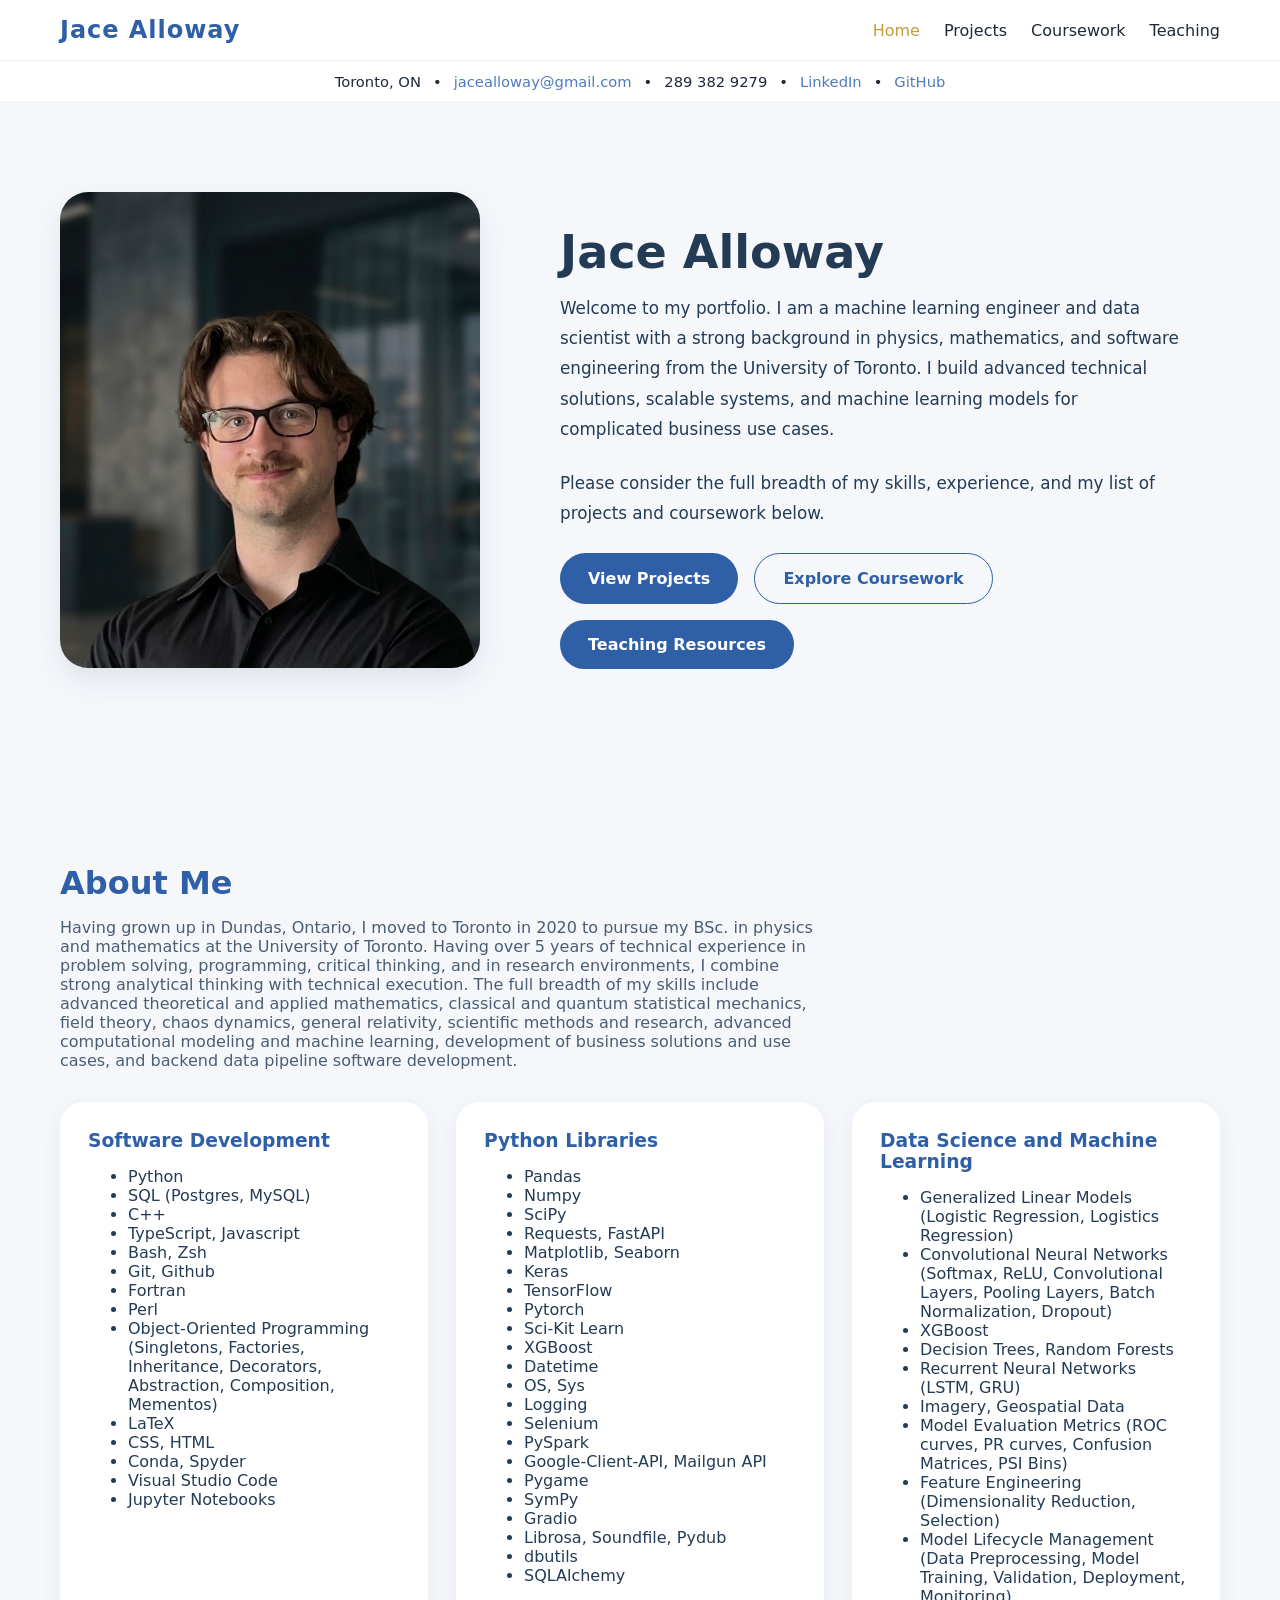
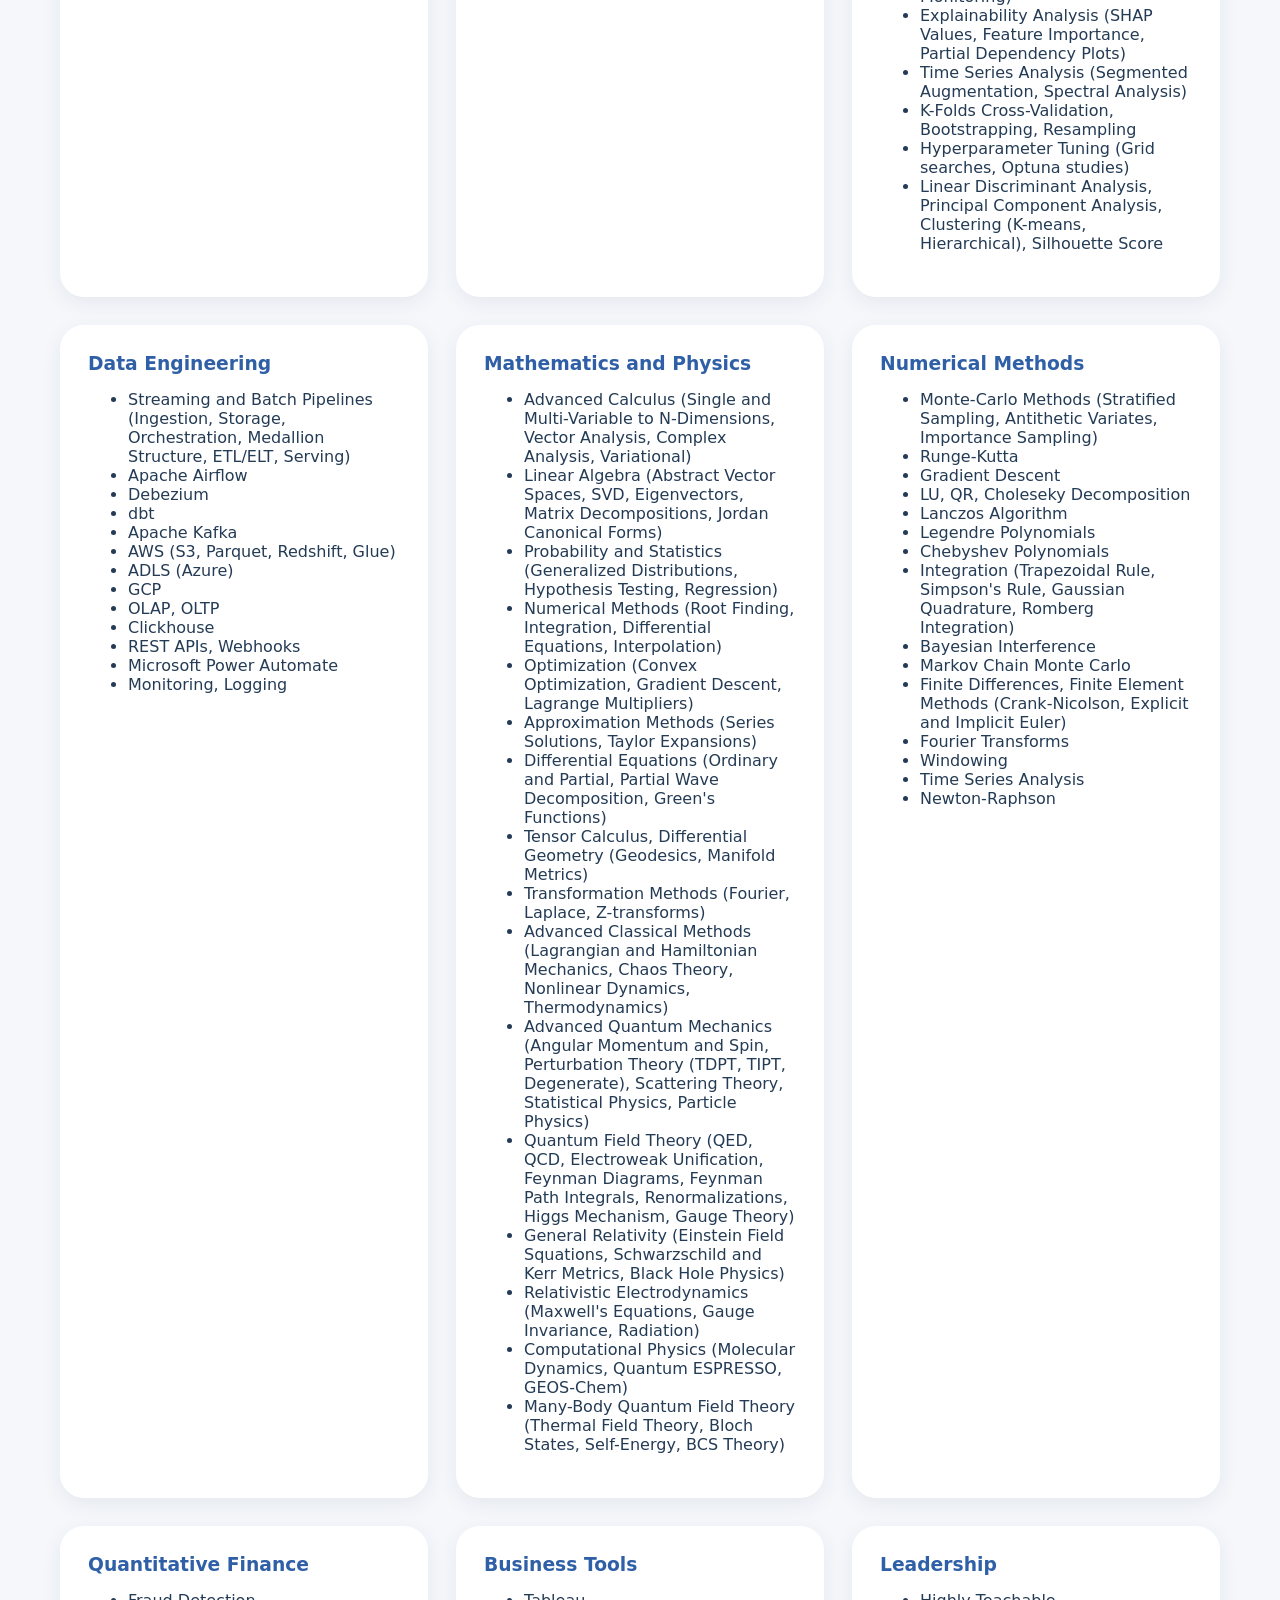
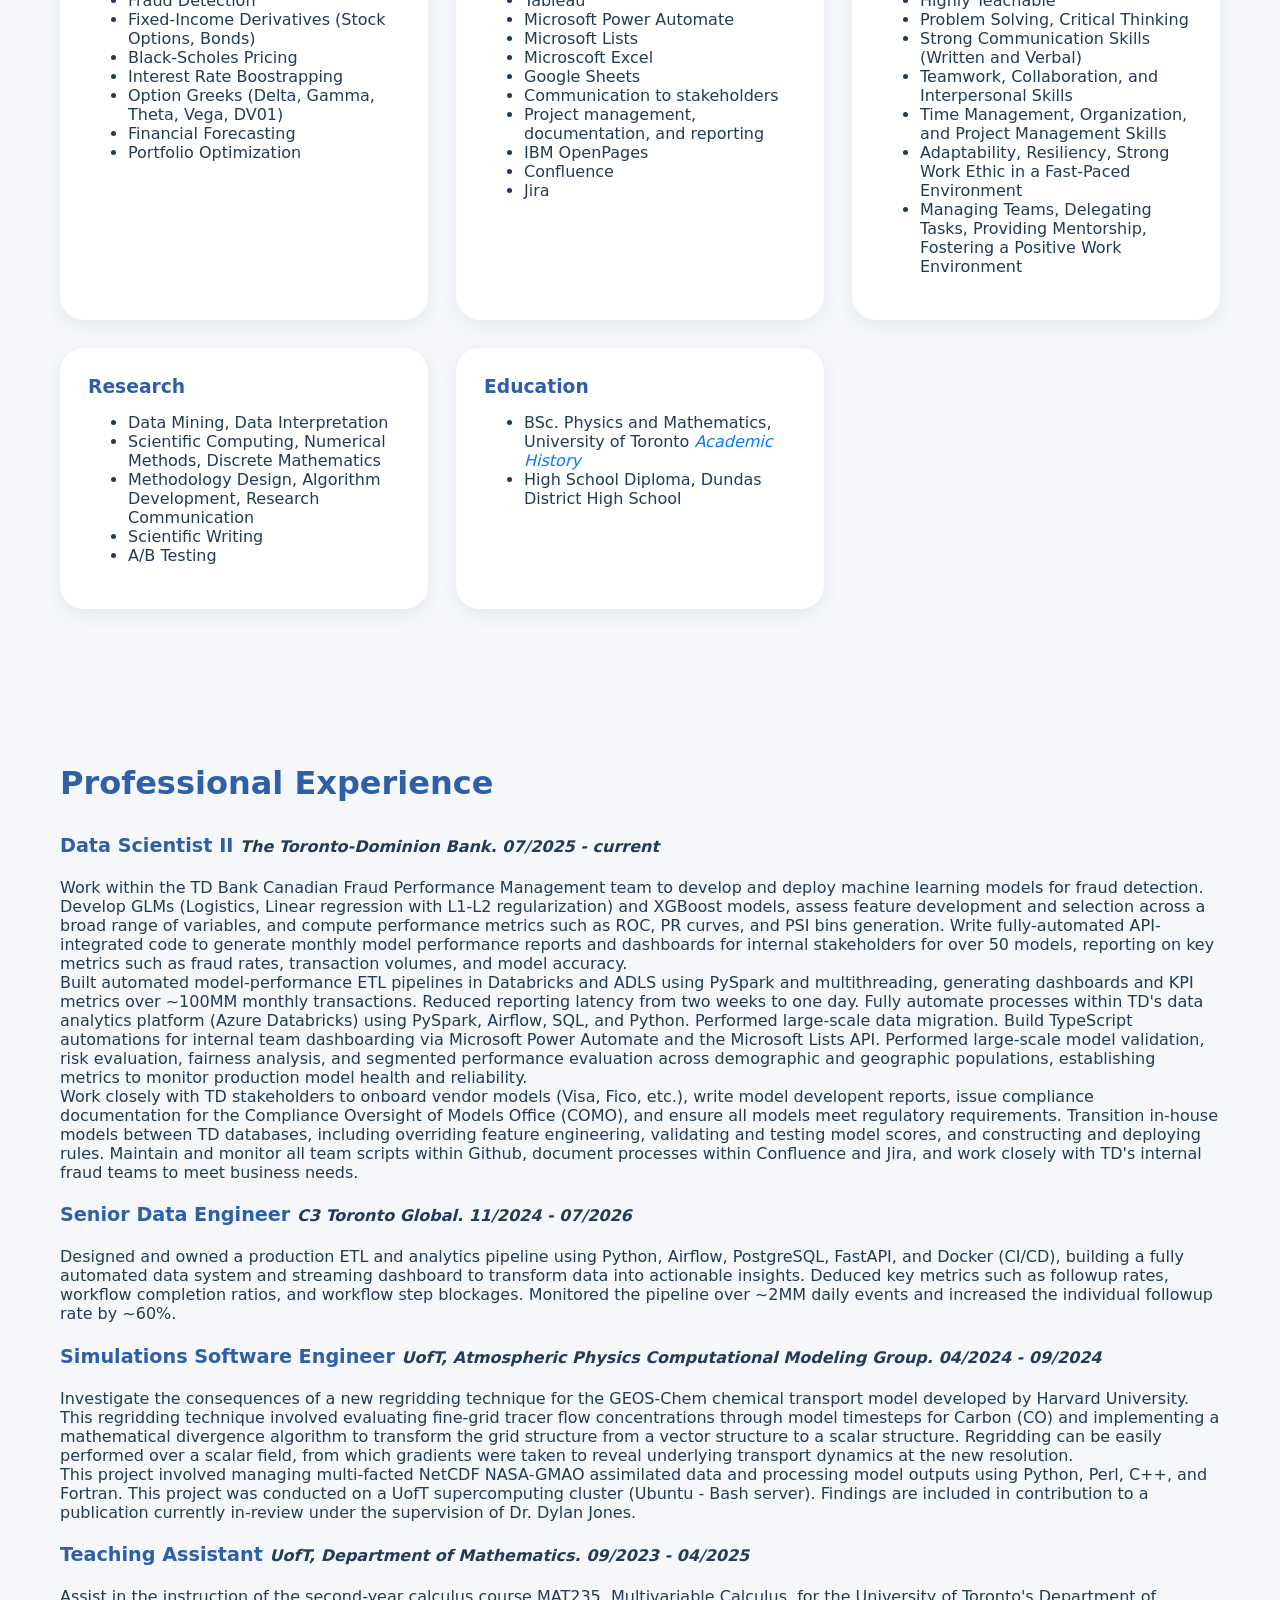
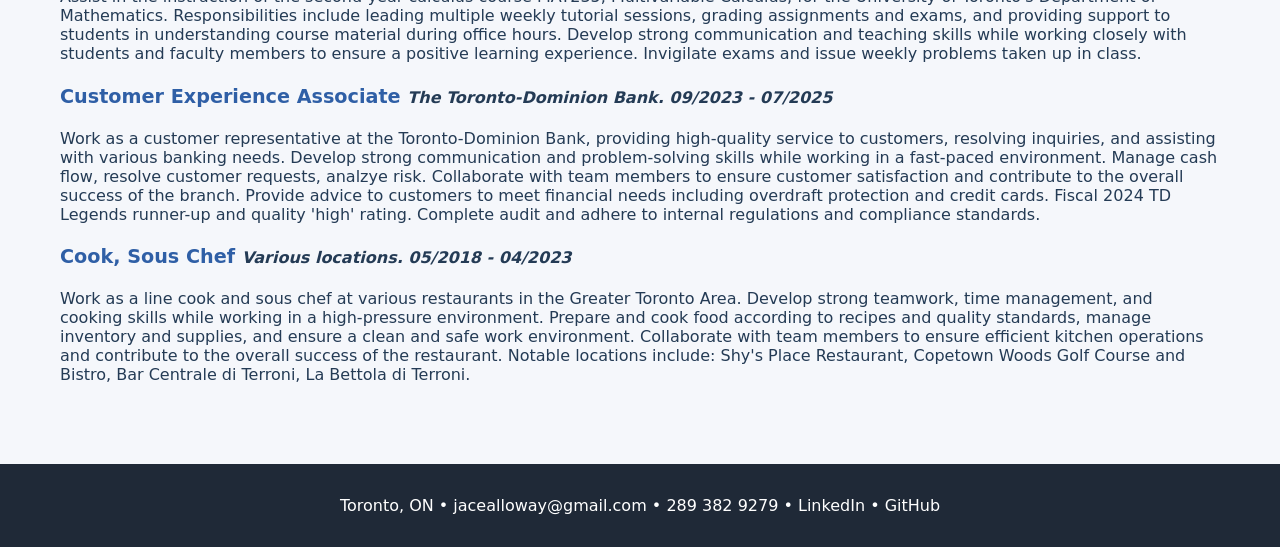
<file: index.html>
<!DOCTYPE html>
<html lang="en">
<head>
    <meta charset="UTF-8">
    <meta name="viewport" content="width=device-width, initial-scale=1.0">
    <title>Jace Alloway | Portfolio</title>
    <link rel="stylesheet" href="assets/styles.css">
</head>
<body>
    <header class="navbar">
        <div class="container nav-inner">
            <div class="nav-logo">Jace Alloway</div>
            <nav>
                <ul class="nav-menu">
                    <li><a href="index.html" class="active">Home</a></li>
                    <li><a href="projects.html">Projects</a></li>
                    <li><a href="coursework.html">Coursework</a></li>
                    <li><a href="teaching.html">Teaching</a></li>
                </ul>
            </nav>
        </div>
    </header>

    <div class="contact-bar">
        <div class="container contact-inner">
            <span>Toronto, ON</span>
            <span>•</span>
            <a href="mailto:jacealloway@gmail.com">jacealloway@gmail.com</a>
            <span>•</span>
            <span>289 382 9279</span>
            <span>•</span>
            <a href="https://www.linkedin.com/in/jacealloway/" target="_blank">LinkedIn</a>
            <span>•</span>
            <a href="https://github.com/jacealloway" target="_blank">GitHub</a>
        </div>
    </div>

    <main>
        <section class="section hero">
            <div class="container hero-grid">
                <div class="hero-card fade-div">
                    <img src="images/IMG_1288.jpg" alt="Jace Alloway" class="hero-image">
                </div>
                <div class="hero-copy fade-div">
                    <h1>Jace Alloway</h1>
                    <p> Welcome to my portfolio. I am a machine learning engineer and data scientist with a strong background in physics, mathematics, and software engineering from the University of Toronto.
                        I build advanced technical solutions, scalable systems, and machine learning models for complicated business use cases. </p>
                    <p> Please consider the full breadth of my skills, experience, and my list of projects and coursework below.</p>
                    <div class="hero-actions">
                        <a class="button-primary" href="projects.html">View Projects</a>
                        <a class="button-secondary" href="coursework.html">Explore Coursework</a>
                        <a class="button-primary" href="teaching.html">Teaching Resources</a>
                    </div>
                </div>
            </div>
        </section>

        <section class="section">
            <div class="container">
                <h2 class="section-title">About Me</h2>
                <p class="section-description">Having grown up in Dundas, Ontario, I moved to Toronto in 2020 to pursue my BSc. in physics and mathematics at the University of Toronto. Having over 5 years of technical experience in problem solving, programming, critical thinking, and in research environments, I combine strong analytical thinking with technical execution. 
                    The full breadth of my skills include advanced theoretical and applied mathematics, classical and quantum statistical mechanics, field theory, chaos dynamics, general relativity, scientific methods and research, advanced computational modeling and machine learning, development of business solutions and use cases, and backend data pipeline software development.</p>
                <div class="card-grid fade-div">
                    <div class="feature-card">
                        <h3>Software Development</h3>
                        <ul>
                            <li> Python
                            <li> SQL (Postgres, MySQL) 
                            <li> C++
                            <li> TypeScript, Javascript 
                            <li> Bash, Zsh 
                            <li> Git, Github 
                            <li> Fortran
                            <li> Perl 
                            <li> Object-Oriented Programming (Singletons, Factories, Inheritance, Decorators, Abstraction, Composition, Mementos)
                            <li> LaTeX 
                            <li> CSS, HTML 
                            <li> Conda, Spyder 
                            <li> Visual Studio Code 
                            <li> Jupyter Notebooks 
                        </ul>
                    </div>
                    <div class="feature-card">
                        <h3>Python Libraries</h3>
                        <ul>
                            <li> Pandas
                            <li> Numpy
                            <li> SciPy
                            <li> Requests, FastAPI 
                            <li> Matplotlib, Seaborn
                            <li> Keras
                            <li> TensorFlow
                            <li> Pytorch
                            <li> Sci-Kit Learn
                            <li> XGBoost 
                            <li> Datetime
                            <li> OS, Sys 
                            <li> Logging 
                            <li> Selenium 
                            <li> PySpark
                            <li> Google-Client-API, Mailgun API 
                            <li> Pygame 
                            <li> SymPy 
                            <li> Gradio
                            <li> Librosa, Soundfile, Pydub
                            <li> dbutils
                            <li> SQLAlchemy
                        </ul>
                    </div>
                    <div class="feature-card">
                        <h3>Data Science and Machine Learning</h3>
                        <ul>
                            <li> Generalized Linear Models (Logistic Regression, Logistics Regression)
                            <li> Convolutional Neural Networks (Softmax, ReLU, Convolutional Layers, Pooling Layers, Batch Normalization, Dropout)
                            <li> XGBoost
                            <li> Decision Trees, Random Forests
                            <li> Recurrent Neural Networks (LSTM, GRU)
                            <li> Imagery, Geospatial Data
                            <li> Model Evaluation Metrics (ROC curves, PR curves, Confusion Matrices, PSI Bins)
                            <li> Feature Engineering (Dimensionality Reduction, Selection)
                            <li> Model Lifecycle Management (Data Preprocessing, Model Training, Validation, Deployment, Monitoring)
                            <li> Explainability Analysis (SHAP Values, Feature Importance, Partial Dependency Plots)
                            <li> Time Series Analysis (Segmented Augmentation, Spectral Analysis)
                            <li> K-Folds Cross-Validation, Bootstrapping, Resampling
                            <li> Hyperparameter Tuning (Grid searches, Optuna studies)
                            <li> Linear Discriminant Analysis, Principal Component Analysis, Clustering (K-means, Hierarchical), Silhouette Score
                        </ul>
                    </div>
                    <div class="feature-card">
                        <h3>Data Engineering</h3>
                        <ul>
                            <li> Streaming and Batch Pipelines (Ingestion, Storage, Orchestration, Medallion Structure, ETL/ELT, Serving)
                            <li> Apache Airflow
                            <li> Debezium 
                            <li> dbt
                            <li> Apache Kafka
                            <li> AWS (S3, Parquet, Redshift, Glue)
                            <li> ADLS (Azure)
                            <li> GCP
                            <li> OLAP, OLTP
                            <li> Clickhouse
                            <li> REST APIs, Webhooks
                            <li> Microsoft Power Automate
                            <li> Monitoring, Logging
                        </ul>
                    </div>
                    <div class="feature-card">
                        <h3>Mathematics and Physics</h3>
                        <ul>
                            <li> Advanced Calculus (Single and Multi-Variable to N-Dimensions, Vector Analysis, Complex Analysis, Variational)
                            <li> Linear Algebra (Abstract Vector Spaces, SVD, Eigenvectors, Matrix Decompositions, Jordan Canonical Forms)
                            <li> Probability and Statistics (Generalized Distributions, Hypothesis Testing, Regression)
                            <li> Numerical Methods (Root Finding, Integration, Differential Equations, Interpolation)
                            <li> Optimization (Convex Optimization, Gradient Descent, Lagrange Multipliers)
                            <li> Approximation Methods (Series Solutions, Taylor Expansions)
                            <li> Differential Equations (Ordinary and Partial, Partial Wave Decomposition, Green's Functions)
                            <li> Tensor Calculus, Differential Geometry (Geodesics, Manifold Metrics)
                            <li> Transformation Methods (Fourier, Laplace, Z-transforms)
                            <li> Advanced Classical Methods (Lagrangian and Hamiltonian Mechanics, Chaos Theory, Nonlinear Dynamics, Thermodynamics)
                            <li> Advanced Quantum Mechanics (Angular Momentum and Spin, Perturbation Theory (TDPT, TIPT, Degenerate), Scattering Theory, Statistical Physics, Particle Physics)
                            <li> Quantum Field Theory (QED, QCD, Electroweak Unification, Feynman Diagrams, Feynman Path Integrals, Renormalizations, Higgs Mechanism, Gauge Theory)
                            <li> General Relativity (Einstein Field Squations, Schwarzschild and Kerr Metrics, Black Hole Physics)
                            <li> Relativistic Electrodynamics (Maxwell's Equations, Gauge Invariance, Radiation)
                            <li> Computational Physics (Molecular Dynamics, Quantum ESPRESSO, GEOS-Chem)
                            <li> Many-Body Quantum Field Theory (Thermal Field Theory, Bloch States, Self-Energy, BCS Theory)
                        </ul>
                    </div>
                    <div class="feature-card">
                        <h3>Numerical Methods</h3>
                        <ul>
                            <li> Monte-Carlo Methods (Stratified Sampling, Antithetic Variates, Importance Sampling)
                            <li> Runge-Kutta
                            <li> Gradient Descent
                            <li> LU, QR, Choleseky Decomposition
                            <li> Lanczos Algorithm
                            <li> Legendre Polynomials 
                            <li> Chebyshev Polynomials 
                            <li> Integration (Trapezoidal Rule, Simpson's Rule, Gaussian Quadrature, Romberg Integration)
                            <li> Bayesian Interference
                            <li> Markov Chain Monte Carlo
                            <li> Finite Differences, Finite Element Methods (Crank-Nicolson, Explicit and Implicit Euler)
                            <li> Fourier Transforms
                            <li> Windowing
                            <li> Time Series Analysis
                            <li> Newton-Raphson
                        </ul>
                    </div>
                    <div class="feature-card">
                        <h3>Quantitative Finance</h3>
                        <ul>
                            <li> Fraud Detection
                            <li> Fixed-Income Derivatives (Stock Options, Bonds)
                            <li> Black-Scholes Pricing
                            <li> Interest Rate Boostrapping
                            <li> Option Greeks (Delta, Gamma, Theta, Vega, DV01)
                            <li> Financial Forecasting
                            <li> Portfolio Optimization
                        </ul>
                    </div>
                    <div class="feature-card">
                        <h3>Business Tools</h3>
                        <ul>
                            <li> Tableau
                            <li> Microsoft Power Automate 
                            <li> Microsoft Lists 
                            <li> Microscoft Excel 
                            <li> Google Sheets 
                            <li> Communication to stakeholders 
                            <li> Project management, documentation, and reporting
                            <li> IBM OpenPages
                            <li> Confluence
                            <li> Jira
                        </ul>
                    </div>
                     <div class="feature-card">
                        <h3>Leadership</h3>
                        <ul>
                            <li> Highly Teachable
                            <li> Problem Solving, Critical Thinking 
                            <li> Strong Communication Skills (Written and Verbal)
                            <li> Teamwork, Collaboration, and Interpersonal Skills
                            <li> Time Management, Organization, and Project Management Skills
                            <li> Adaptability, Resiliency, Strong Work Ethic in a Fast-Paced Environment
                            <li> Managing Teams, Delegating Tasks, Providing Mentorship, Fostering a Positive Work Environment
                        </ul>
                    </div>
                                       <div class="feature-card">
                        <h3>Research</h3>
                        <ul>
                            <li> Data Mining, Data Interpretation
                            <li> Scientific Computing, Numerical Methods, Discrete Mathematics
                            <li> Methodology Design, Algorithm Development, Research Communication
                            <li> Scientific Writing
                            <li> A/B Testing
                        </ul>
                    </div>
                     <div class="feature-card">
                        <h3>Education</h3>
                        <ul>
                            <li> BSc. Physics and Mathematics, University of Toronto <a href="coursework/Academic History.pdf" target="_blank" style="color: #007bff;"><i>Academic History</i></a>
                            <li> High School Diploma, Dundas District High School
                        </ul>
                    </div>
                </div>
            </div>
        </section>


        <section class="section">
            <div class="container">
                <h2 class="section-title">Professional Experience</h2>
                <p class="section-description"></p>
                <div class="timeline fade-div">
                    <div class="timeline-item">
                        <h4> <strong style= "color: #2f5fa6; font-size:larger;"> Data Scientist II </strong>  <i> The Toronto-Dominion Bank. 07/2025 - current</i></h4> 
                        <p> Work within the TD Bank Canadian Fraud Performance Management team to develop and deploy machine learning models for fraud detection. 
                            Develop GLMs (Logistics, Linear regression with L1-L2 regularization) and XGBoost models, assess feature development and selection across a broad range of variables, and compute performance metrics such as ROC, PR curves, and PSI bins generation. 
                            Write fully-automated API-integrated code to generate monthly model performance reports and dashboards for internal stakeholders for over 50 models, reporting on key metrics such as fraud rates, transaction volumes, and model accuracy. 
                            <br>
                            Built automated model-performance ETL pipelines in Databricks and ADLS using PySpark and multithreading, generating dashboards and KPI metrics over ~100MM monthly transactions. Reduced reporting latency from two weeks to one day. 
                            Fully automate processes within TD's data analytics platform (Azure Databricks) using PySpark, Airflow, SQL, and Python.
                            Performed large-scale data migration. Build TypeScript automations for internal team dashboarding via Microsoft Power Automate and the Microsoft Lists API. Performed large-scale model validation, risk evaluation, fairness analysis, and segmented performance evaluation across demographic and geographic populations, establishing metrics to monitor production model health and reliability.
                            <br>
                            Work closely with TD stakeholders to onboard vendor models (Visa, Fico, etc.), write model developent reports, issue compliance documentation for the Compliance Oversight of Models Office (COMO), and ensure all models meet regulatory requirements.
                            Transition in-house models between TD databases, including overriding feature engineering, validating and testing model scores, and constructing and deploying rules. 
                            Maintain and monitor all team scripts within Github, document processes within Confluence and Jira, and work closely with TD's internal fraud teams to meet business needs. 
                        </p>
                    </div>
                    <div class="timeline-item">
                        <h4> <strong style= "color: #2f5fa6; font-size:larger;"> Senior Data Engineer </strong>  <i> C3 Toronto Global. 11/2024 - 07/2026</i></h4> 
                        <p> Designed and owned a production ETL and analytics pipeline using Python, Airflow, PostgreSQL, FastAPI, and Docker (CI/CD), building a fully automated data system and streaming dashboard to transform data into actionable insights.
                            Deduced key metrics such as followup rates, workflow completion ratios, and workflow step blockages. Monitored the pipeline over ~2MM daily events and increased the individual followup rate by ~60%.
                        </p>
                    </div>
                    <div class="timeline-item">
                        <h4> <strong style= "color: #2f5fa6; font-size:larger;"> Simulations Software Engineer </strong>  <i> UofT, Atmospheric Physics Computational Modeling Group. 04/2024 - 09/2024</i></h4> 
                        <p> Investigate the consequences of a new regridding technique for the GEOS-Chem chemical transport model developed by Harvard University. 
                            This regridding technique involved evaluating fine-grid tracer flow concentrations through model timesteps for Carbon (CO) and implementing a mathematical divergence algorithm to transform the grid structure from a vector structure to a scalar structure. 
                            Regridding can be easily performed over a scalar field, from which gradients were taken to reveal underlying transport dynamics at the new resolution.
                            <br> 
                            This project involved managing multi-facted NetCDF NASA-GMAO assimilated data and processing model outputs using Python, Perl, C++, and Fortran. This project was conducted on a UofT supercomputing cluster (Ubuntu - Bash server). 
                            Findings are included in contribution to a publication currently in-review under the supervision of Dr. Dylan Jones. 
                        </p>
                    </div>
                    <div class="timeline-item">
                        <h4> <strong style= "color: #2f5fa6; font-size:larger;"> Teaching Assistant </strong>  <i> UofT, Department of Mathematics. 09/2023 - 04/2025</i></h4> 
                        <p> Assist in the instruction of the second-year calculus course MAT235, Multivariable Calculus, for the University of Toronto's Department of Mathematics. 
                            Responsibilities include leading multiple weekly tutorial sessions, grading assignments and exams, and providing support to students in understanding course material during office hours. 
                            Develop strong communication and teaching skills while working closely with students and faculty members to ensure a positive learning experience. Invigilate exams and issue weekly problems taken up in class.
                        </p>
                    </div>
                    <div class="timeline-item">
                        <h4> <strong style= "color: #2f5fa6; font-size:larger;"> Customer Experience Associate </strong>  <i> The Toronto-Dominion Bank. 09/2023 - 07/2025</i></h4> 
                        <p> Work as a customer representative at the Toronto-Dominion Bank, providing high-quality service to customers, resolving inquiries, and assisting with various banking needs. 
                            Develop strong communication and problem-solving skills while working in a fast-paced environment. Manage cash flow, resolve customer requests, analzye risk. 
                            Collaborate with team members to ensure customer satisfaction and contribute to the overall success of the branch. Provide advice to customers to meet financial needs including overdraft protection and credit cards. 
                            Fiscal 2024 TD Legends runner-up and quality 'high' rating. Complete audit and adhere to internal regulations and compliance standards.
                        </p>
                    </div>
                    <div class="timeline-item">
                        <h4> <strong style= "color: #2f5fa6; font-size:larger;"> Cook, Sous Chef </strong>  <i> Various locations. 05/2018 - 04/2023</i></h4> 
                        <p> Work as a line cook and sous chef at various restaurants in the Greater Toronto Area. 
                            Develop strong teamwork, time management, and cooking skills while working in a high-pressure environment. 
                            Prepare and cook food according to recipes and quality standards, manage inventory and supplies, and ensure a clean and safe work environment. 
                            Collaborate with team members to ensure efficient kitchen operations and contribute to the overall success of the restaurant. 
                            Notable locations include: Shy's Place Restaurant, Copetown Woods Golf Course and Bistro, Bar Centrale di Terroni, La Bettola di Terroni.
                        </p>
                    </div>
            </div>
        </section>


        <!-- <section class="section" style="background-color: var(--light-grey);">
            <div class="container">
                <h2 class="section-title">Featured Projects</h2>
                <p class="section-description">A selection of recent work spanning data processing, computational modeling, and published physics research.</p>
                <div class="card-grid fade-div">
                    <div class="project-card">
                        <div class="project-image">
                            <img src="images/looker.png" alt="Planning Centre Dashboard">
                        </div>
                        <div class="project-content">
                            <h3>Project Orchestra</h3>
                            <p>Fully-automated ETL pipeline, machine-learning integrated system for Planning Centre Online data, with various API integrations and auto reporting.</p>
                            <div class="project-tags">
                                <span class="tag">Python</span>
                                <span class="tag">API</span>
                            </div>
                        </div>
                    </div>
                    <div class="project-card">
                        <div class="project-image">
                            <img src="images/computational.png" alt="Computational Analysis">
                        </div>
                        <div class="project-content">
                            <h3>Computational Physics</h3>
                            <p>Numerical models for physical systems, including convolution, differential equations, and signal processing.</p>
                            <div class="project-tags">
                                <span class="tag">Scientific Computing</span>
                                <span class="tag">MATLAB / Python</span>
                            </div>
                        </div>
                    </div>
                    <div class="project-card">
                        <div class="project-image">
                            <img src="images/carbonevo.png" alt="GEOS-Chem Model">
                        </div>
                        <div class="project-content">
                            <h3>Atmospheric Research</h3>
                            <p>GEOS-Chem regridding research focused on tracer transport and chemical modeling improvements.</p>
                            <div class="project-tags">
                                <span class="tag">Climate Science</span>
                                <span class="tag">Research</span>
                            </div>
                        </div>
                    </div>
                </div>
            </div>
        </section> -->
    </main>

    <footer class="footer">
        <div style = "color: white">
            <span>Toronto, ON</span>
            <span>•</span>
            <a href="mailto:jacealloway@gmail.com">jacealloway@gmail.com</a>
            <span>•</span>
            <span>289 382 9279</span>
            <span>•</span>
            <a href="https://www.linkedin.com/in/jacealloway/" target="_blank">LinkedIn</a>
            <span>•</span>
            <a href="https://github.com/jacealloway" target="_blank">GitHub</a>
        </div>
    </footer>

    <script src="assets/mouseclick.js"></script>
</body>
</html>
</file>
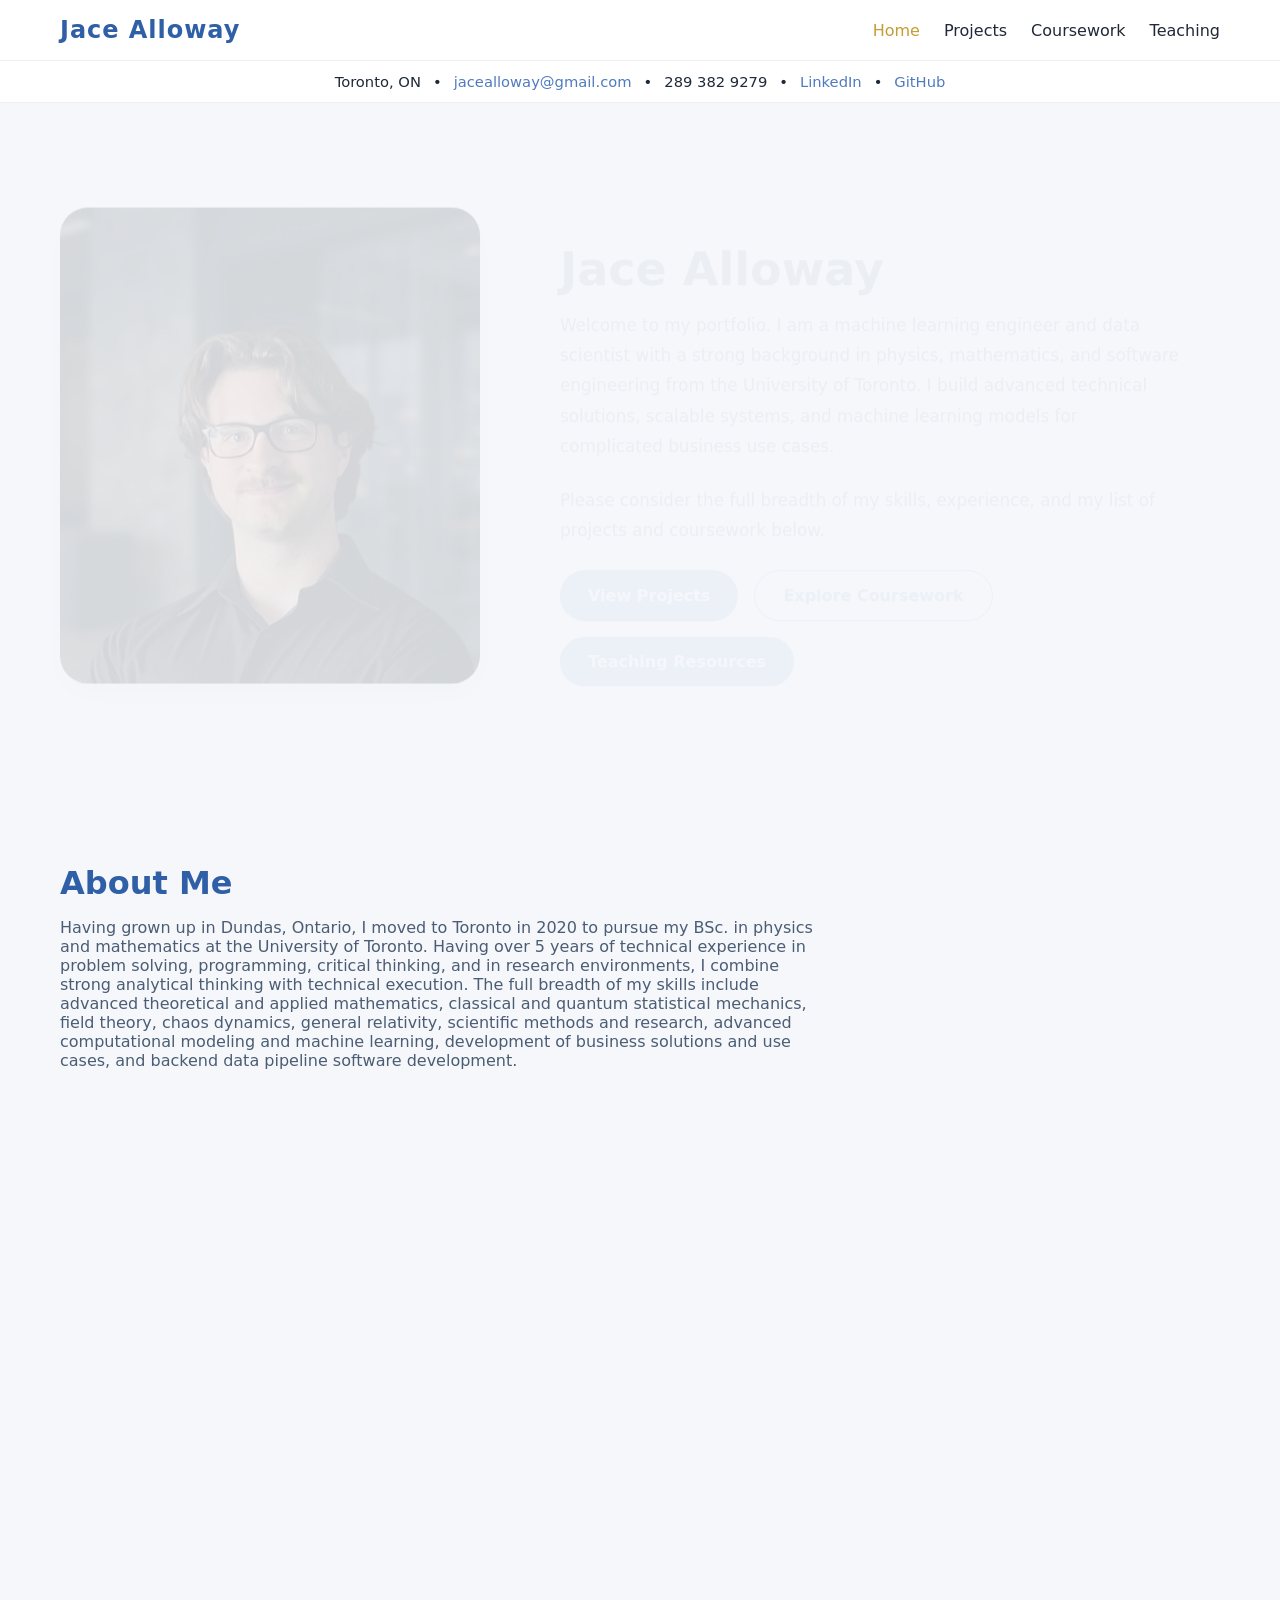
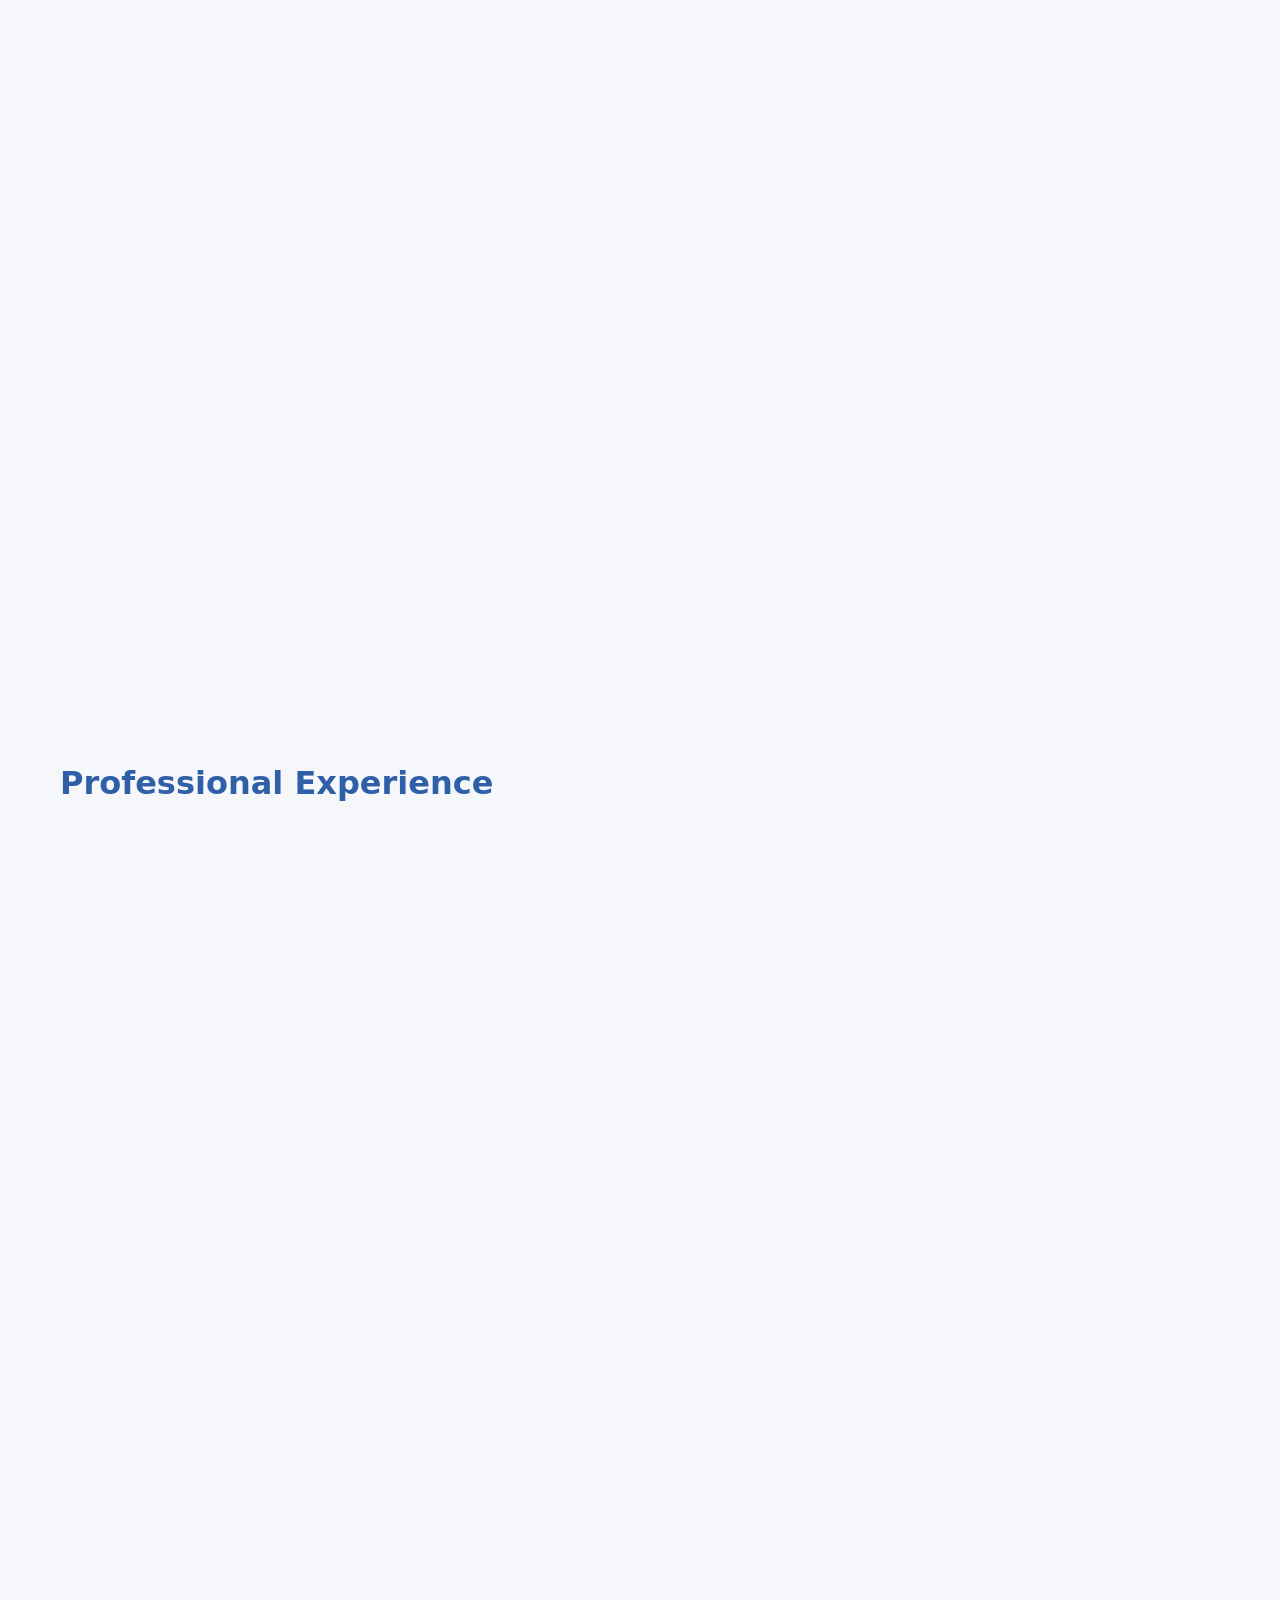
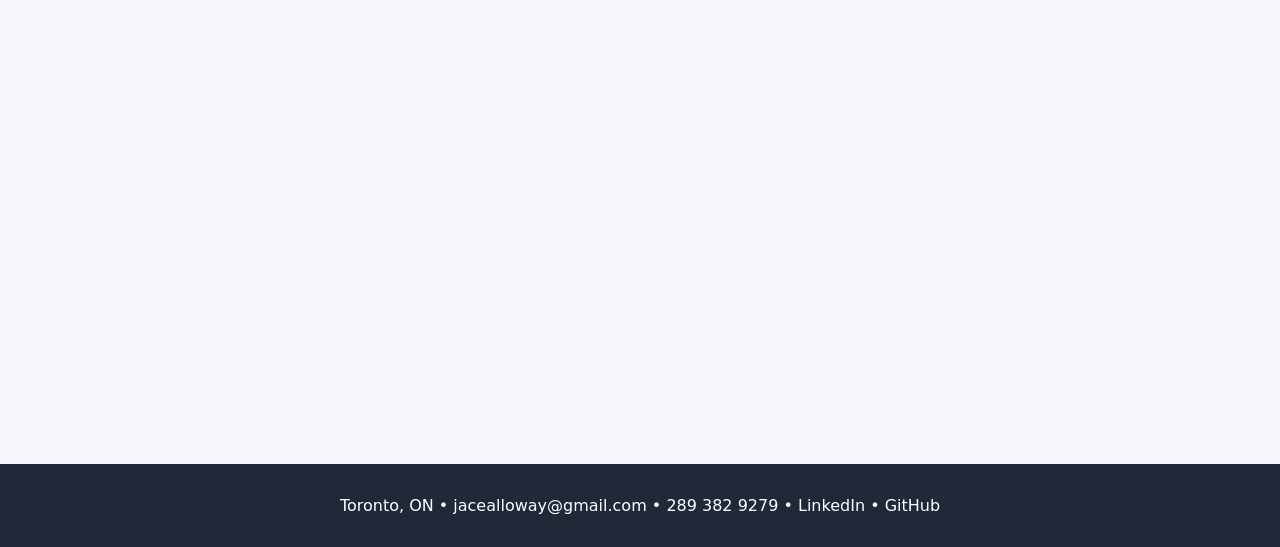
<file: alloway.html>
<!DOCTYPE html>
<html lang="en">
<head>
    <meta charset="UTF-8">
    <meta http-equiv="refresh" content="0;url=index.html">
    <title>Redirecting...</title>
</head>
<body>
    Redirecting to <a href="index.html">home</a>.
</body>
</html>
</file>
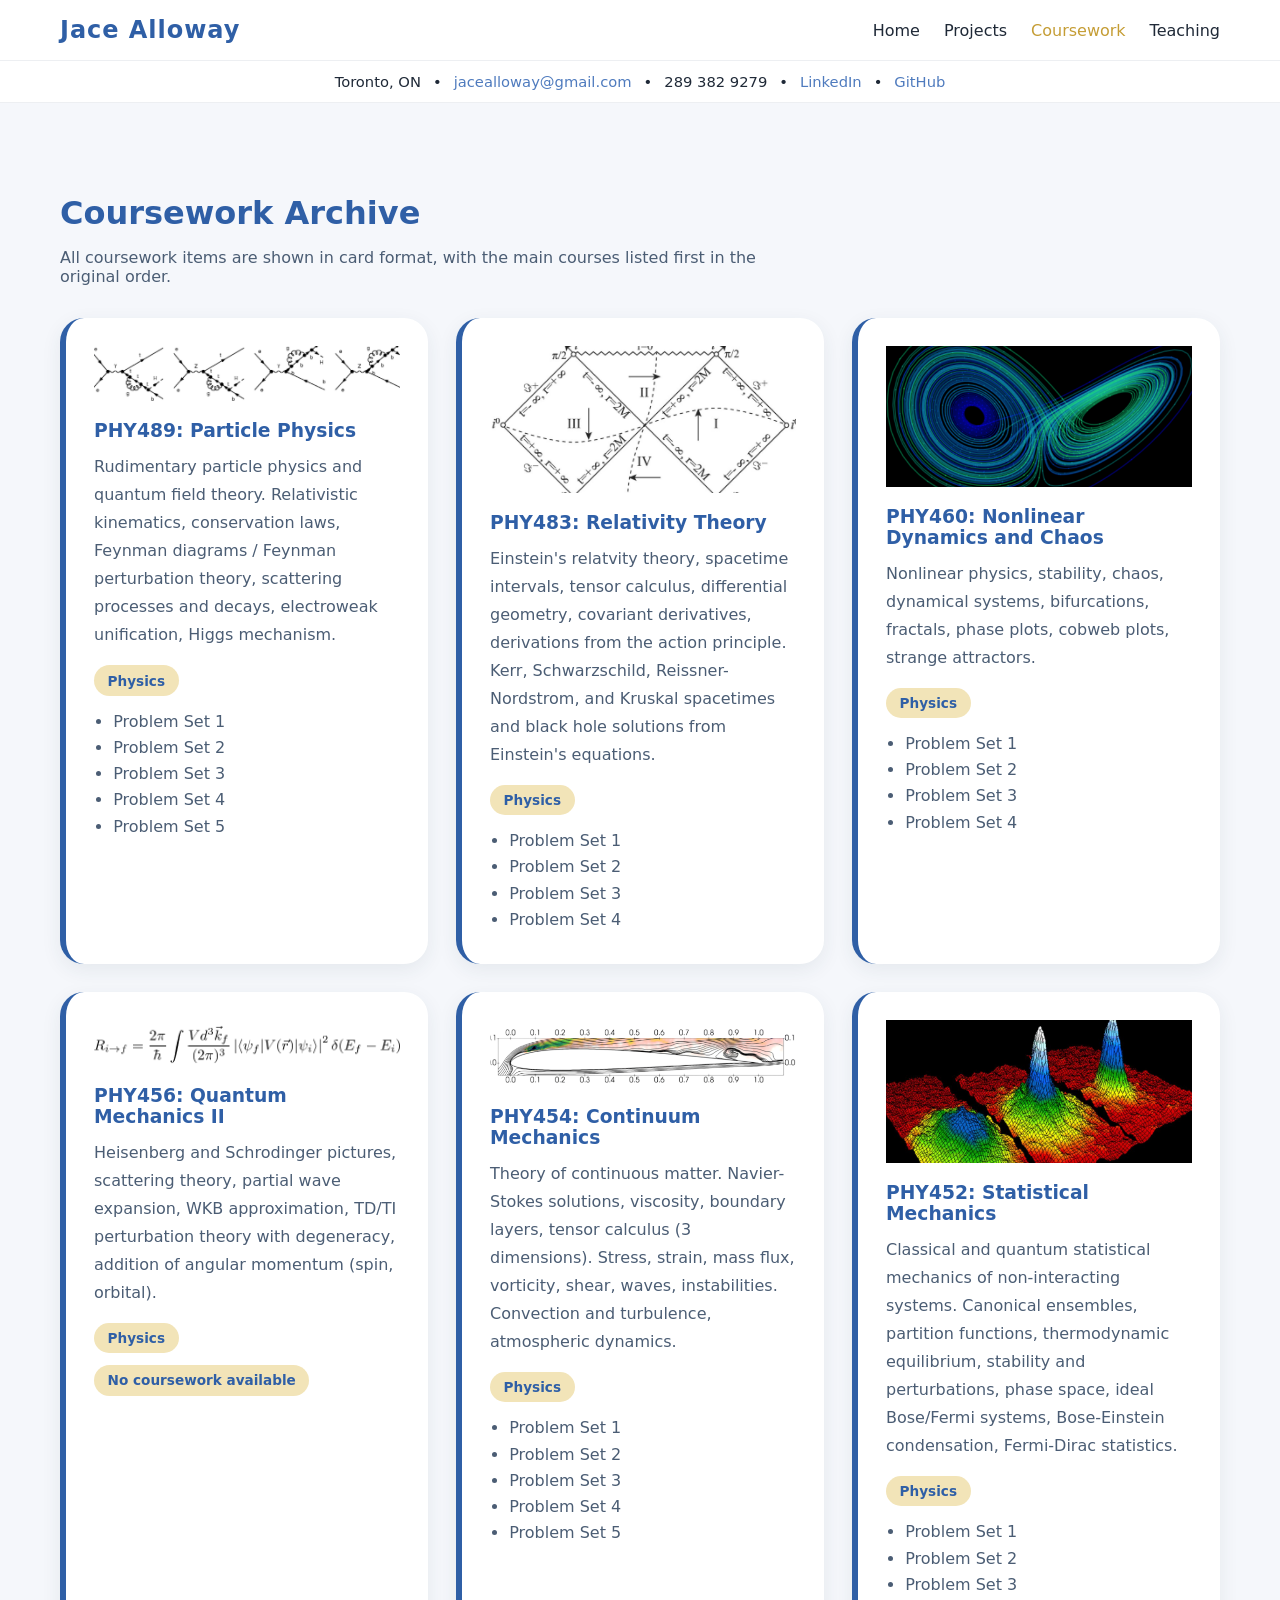
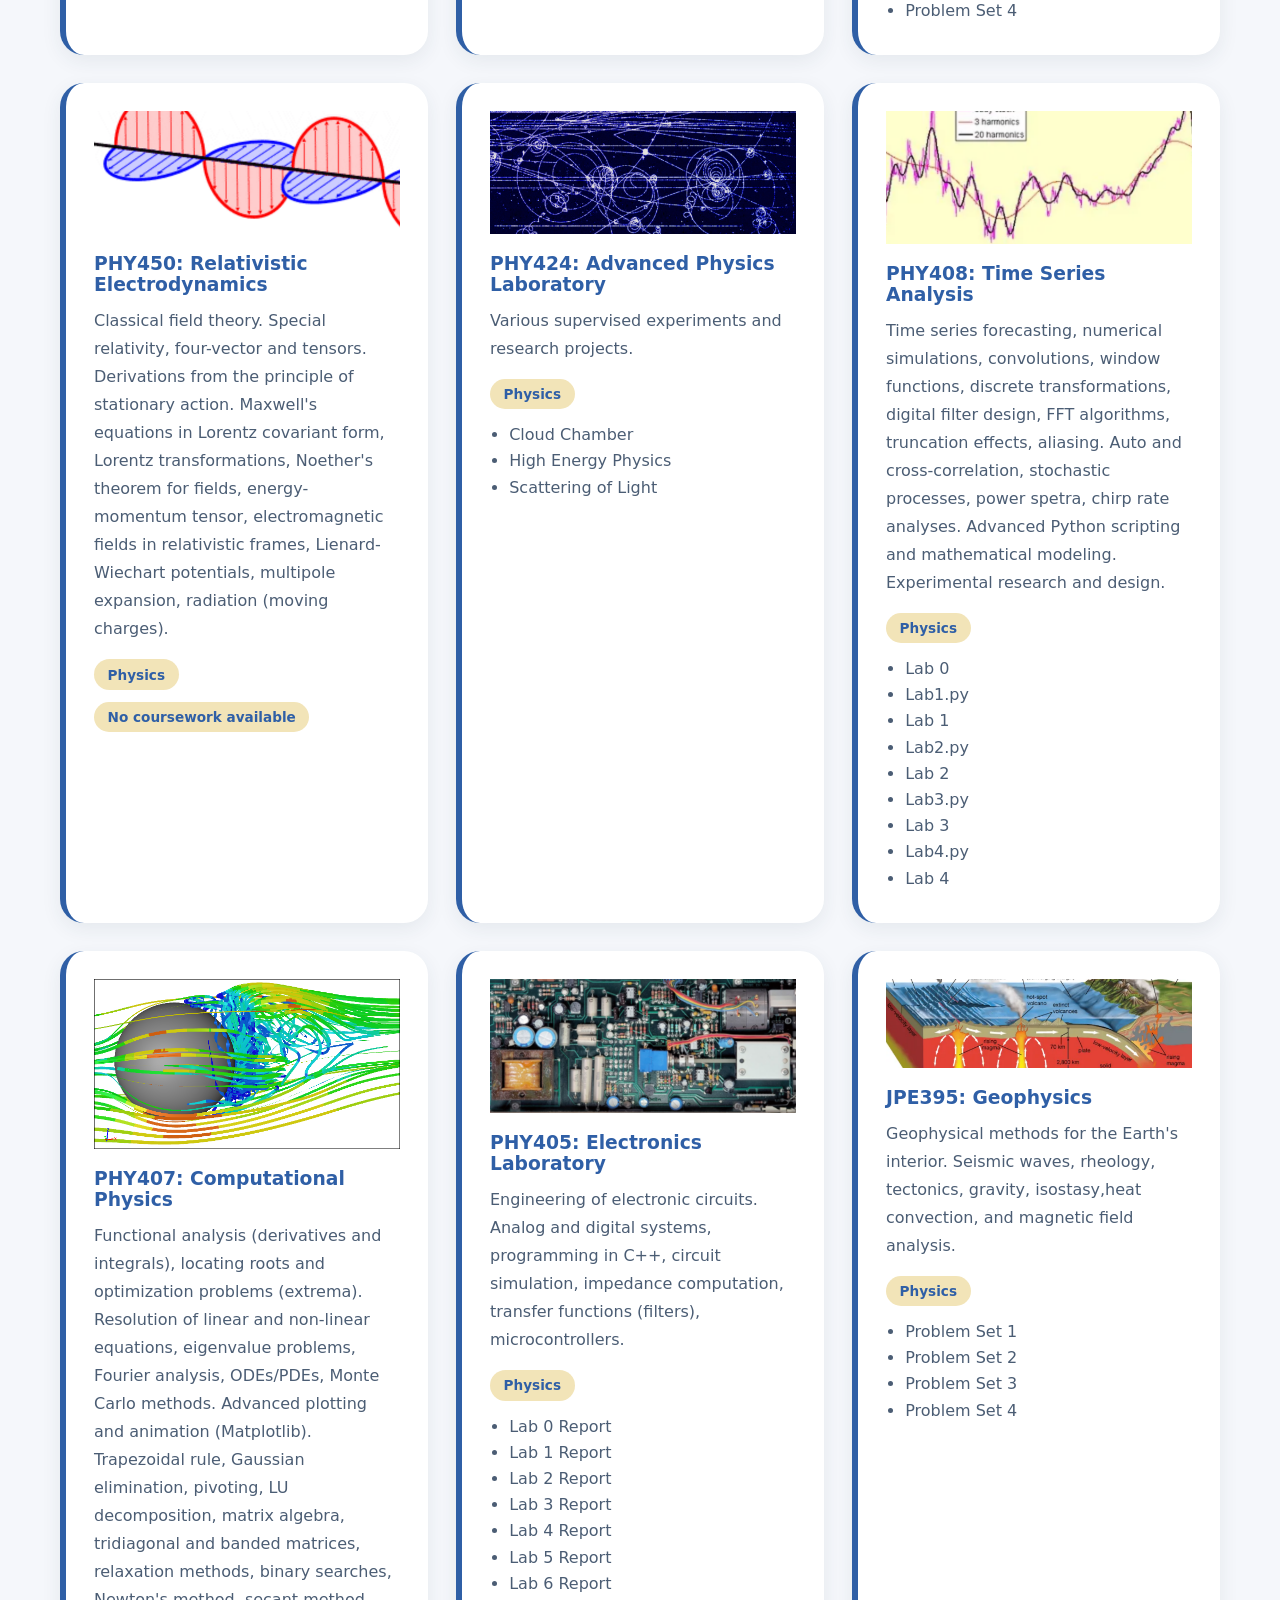
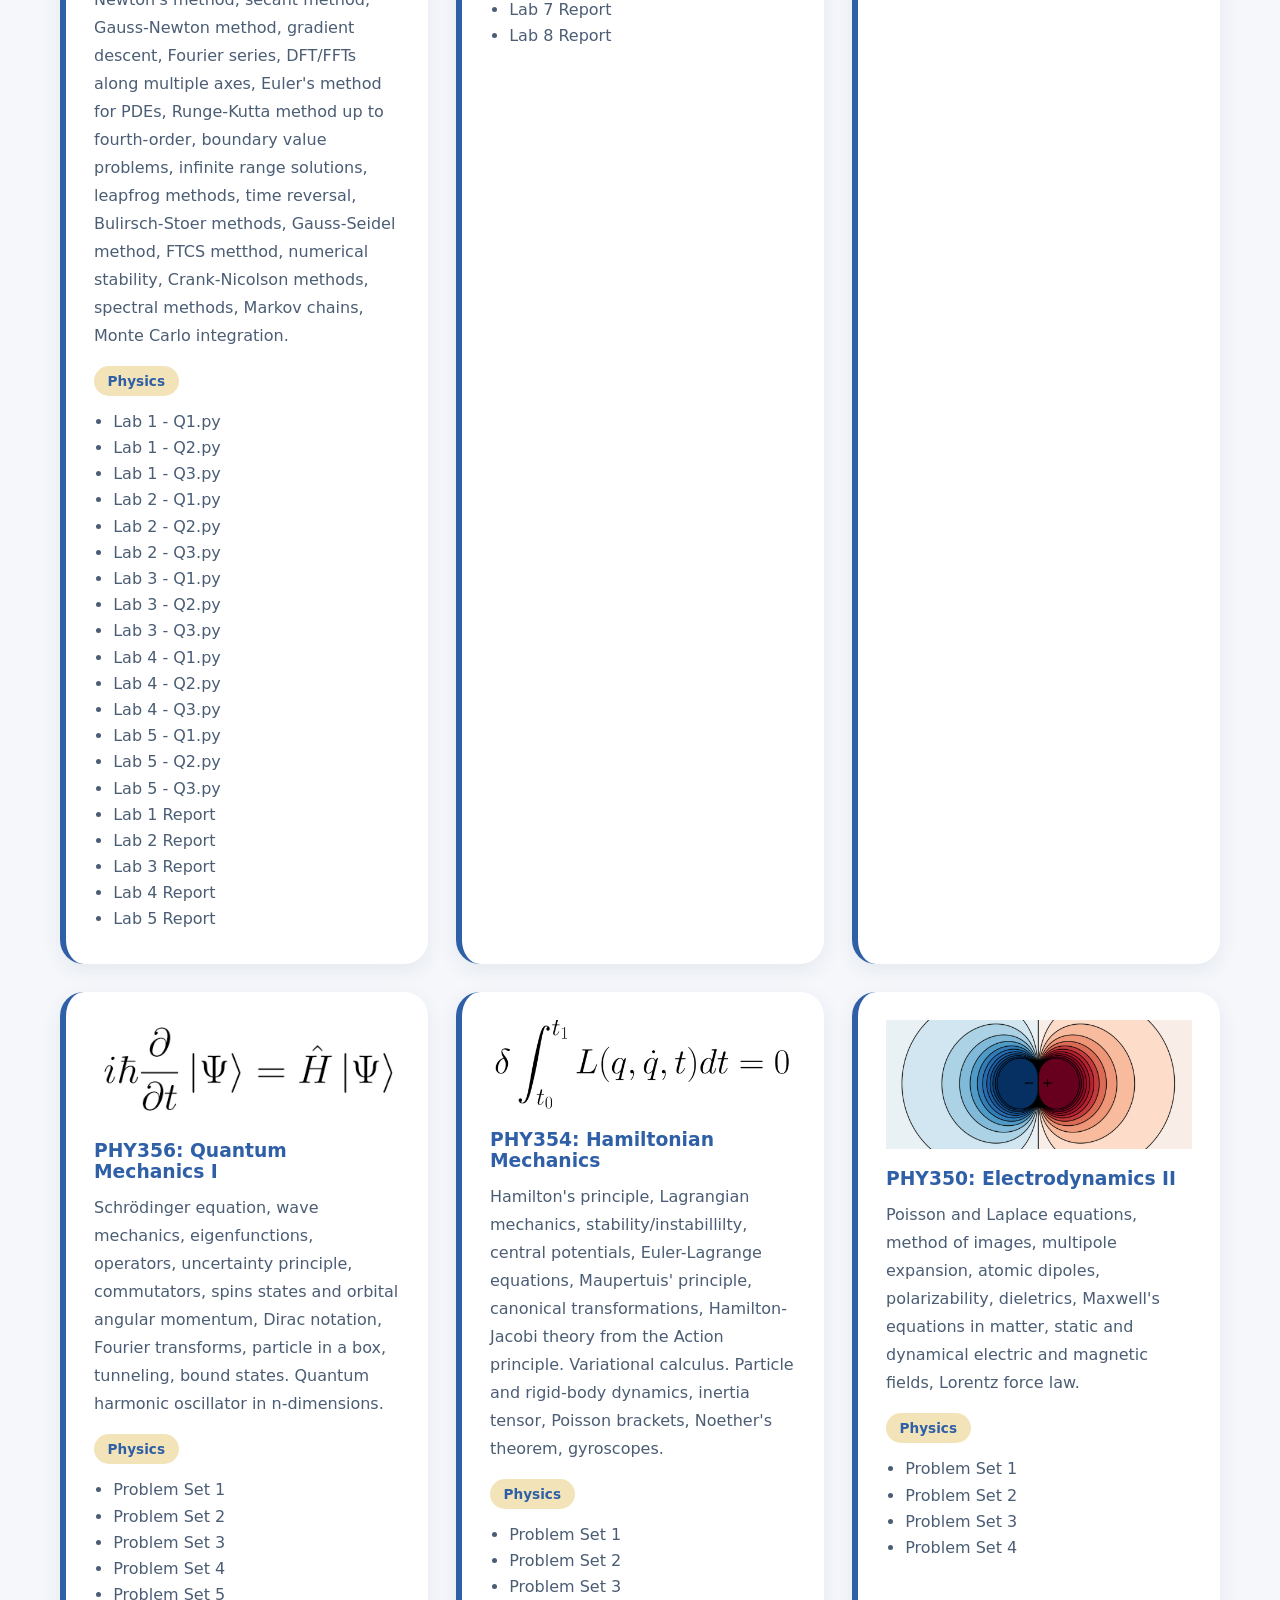
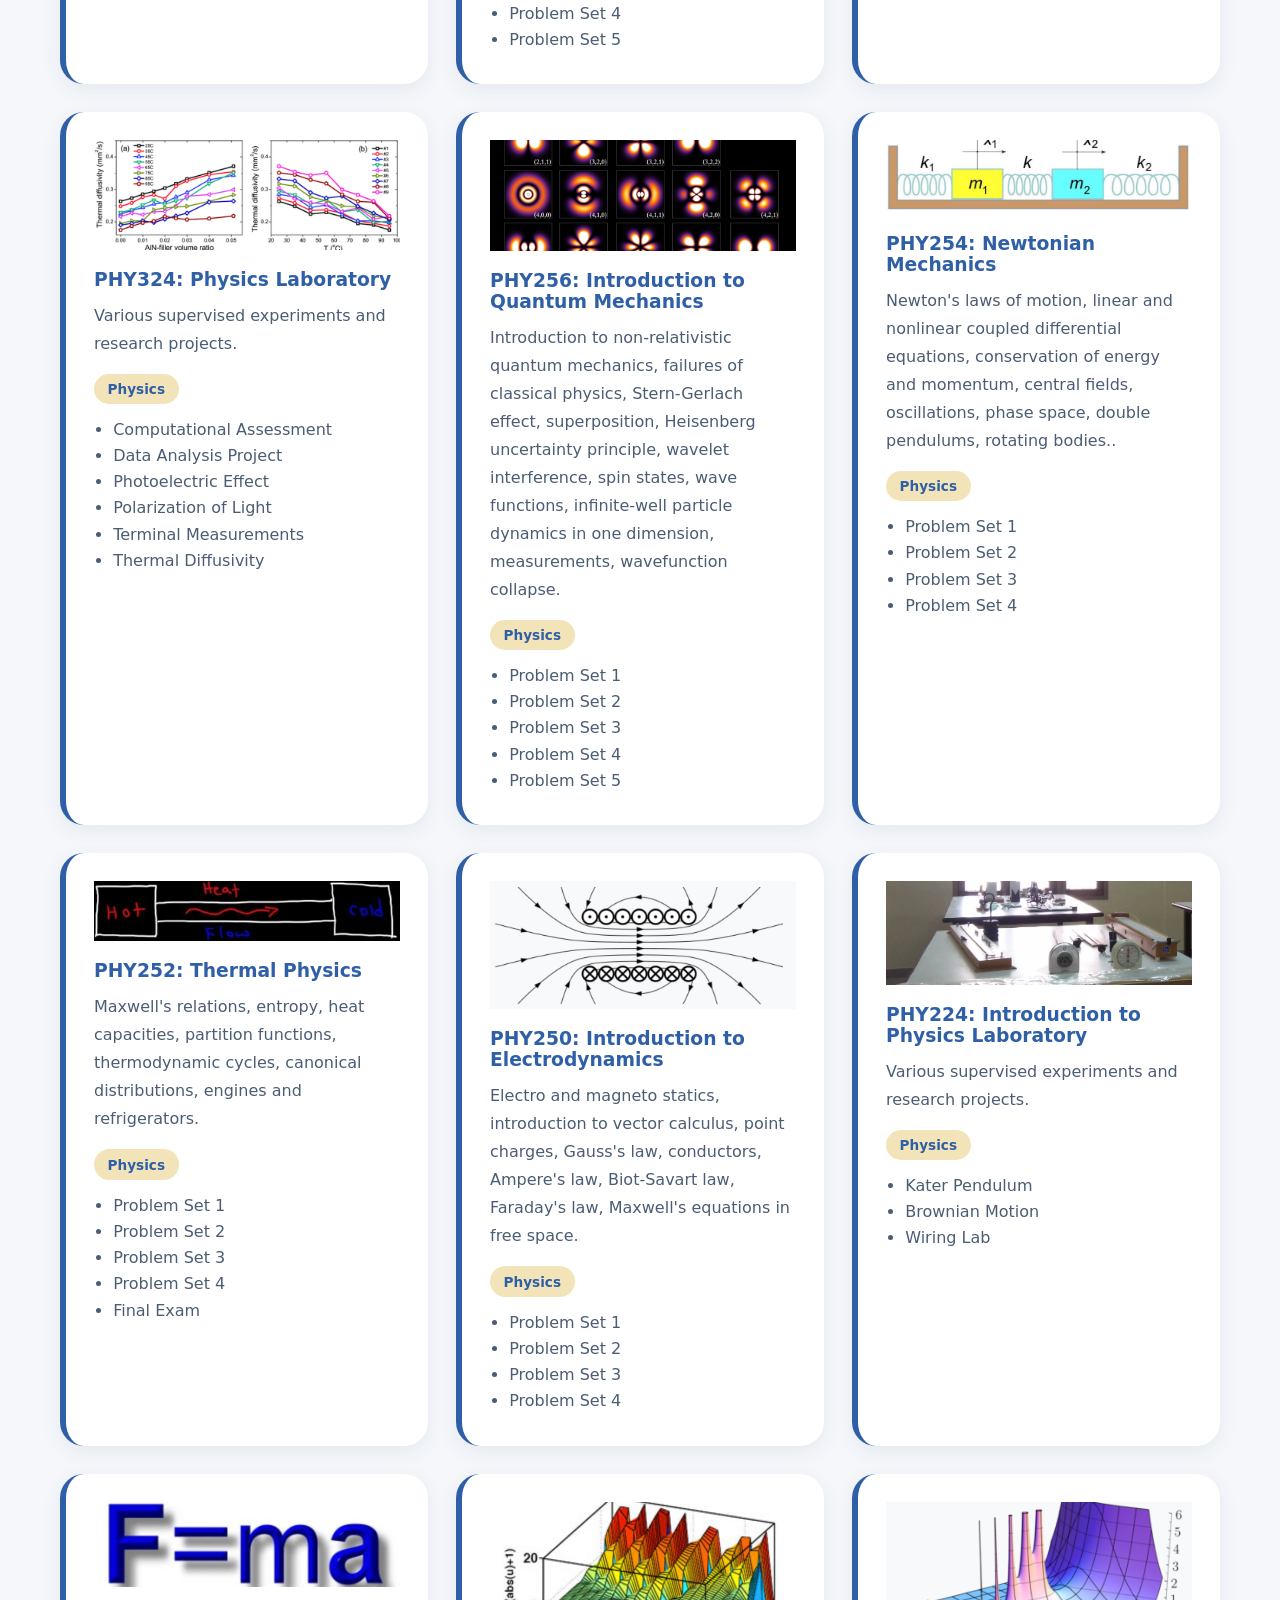
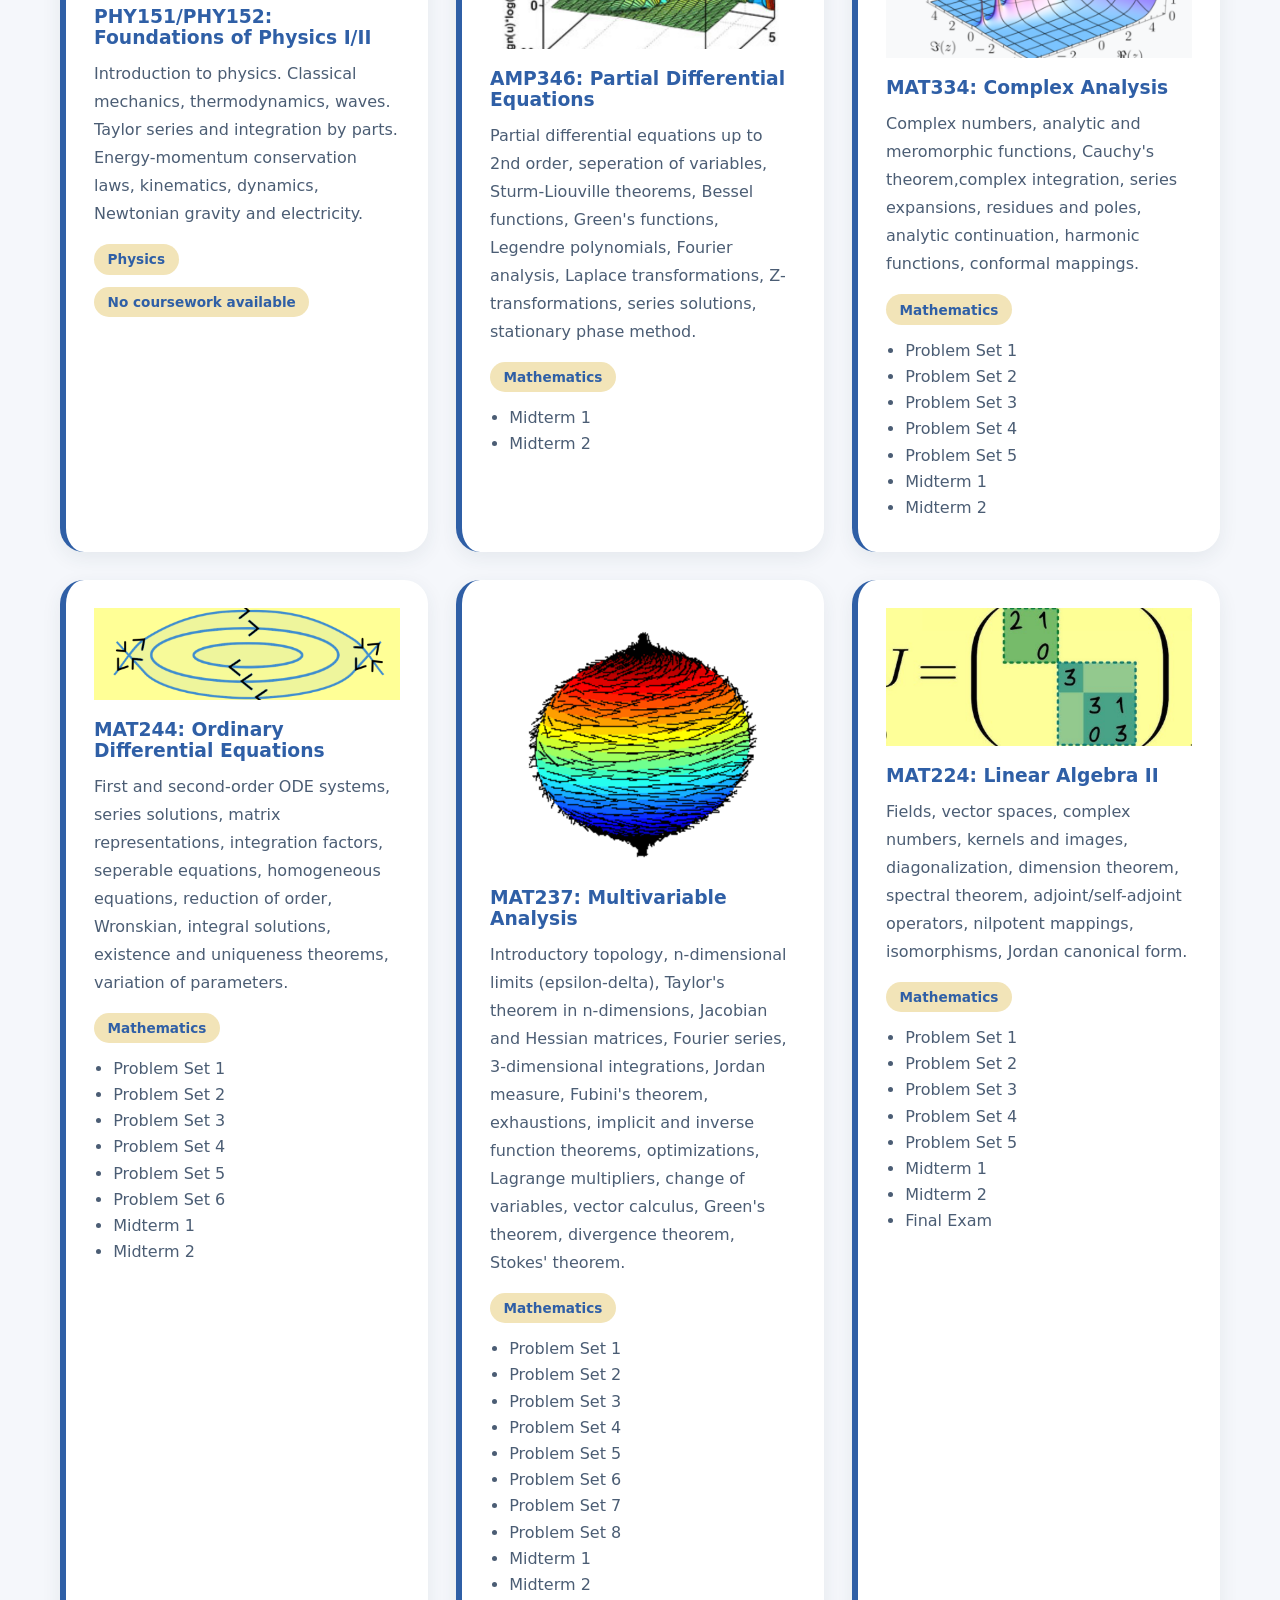
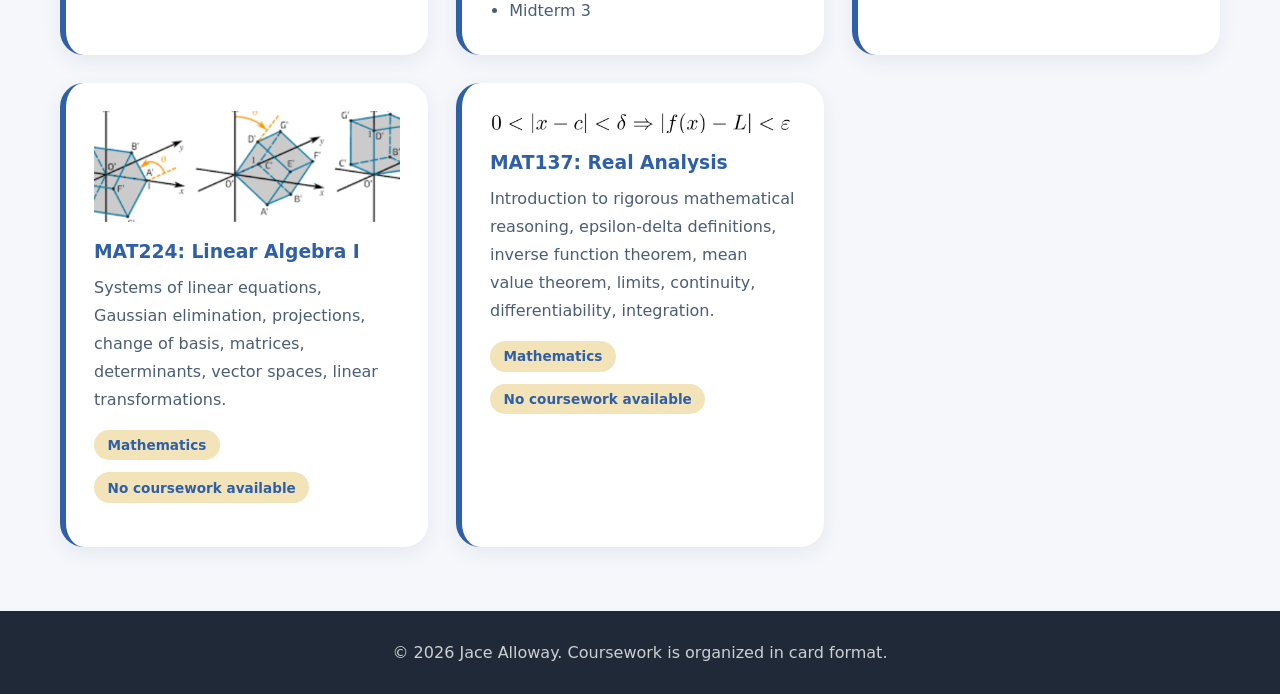
<file: coursework.html>
<!DOCTYPE html>
<html lang="en">
<head>
    <meta charset="UTF-8">
    <meta name="viewport" content="width=device-width, initial-scale=1.0">
    <title>Coursework | Jace Alloway</title>
    <link rel="stylesheet" href="assets/styles.css">
</head>
<body>
    <header class="navbar">
        <div class="container nav-inner">
            <div class="nav-logo">Jace Alloway</div>
            <nav>
                <ul class="nav-menu">
                    <li><a href="index.html">Home</a></li>
                    <li><a href="projects.html">Projects</a></li>
                    <li><a href="coursework.html" class="active">Coursework</a></li>
                    <li><a href="teaching.html">Teaching</a></li>
                </ul>
            </nav>
        </div>
    </header>

    <div class="contact-bar">
        <div class="container contact-inner">
            <span>Toronto, ON</span>
            <span>•</span>
            <a href="mailto:jacealloway@gmail.com">jacealloway@gmail.com</a>
            <span>•</span>
            <span>289 382 9279</span>
            <span>•</span>
            <a href="https://www.linkedin.com/in/jacealloway/" target="_blank">LinkedIn</a>
            <span>•</span>
            <a href="https://github.com/jacealloway" target="_blank">GitHub</a>
        </div>
    </div>

    <main>
        <section class="section">
            <div class="container">
                <h2 class="section-title">Coursework Archive</h2>
                <p class="section-description">All coursework items are shown in card format, with the main courses listed first in the original order.</p>
                <div class="card-grid fade-div">
                    <div class="course-card">
                        <div class="project-image"><img src="images/feynman.png" alt="Feynman Diagram"></div>
                        <br>
                        <h3>PHY489: Particle Physics</h3>
                        <p>Rudimentary particle physics and quantum field theory. Relativistic kinematics, conservation laws, Feynman diagrams / Feynman perturbation theory, scattering processes and decays, electroweak unification, Higgs mechanism.</p>
                        <div class="course-meta"><span>Physics</span></div>
                        <ul>
                            <li><a href="coursework/PHY489/phy489ps1.pdf" target="_blank">Problem Set 1</a></li>
                            <li><a href="coursework/PHY489/phy489ps2.pdf" target="_blank">Problem Set 2</a></li>
                            <li><a href="coursework/PHY489/phy489ps3.pdf" target="_blank">Problem Set 3</a></li>
                            <li><a href="coursework/PHY489/phy489ps4.pdf" target="_blank">Problem Set 4</a></li>
                            <li><a href="coursework/PHY489/phy489ps5.pdf" target="_blank">Problem Set 5</a></li>
                        </ul>
                    </div>
                    <div class="course-card">
                        <div class="project-image"><img src="images/penrose.png" alt="Penrose Diagram"></div>
                        <br>
                        <h3>PHY483: Relativity Theory</h3>
                        <p>Einstein's relatvity theory, spacetime intervals, tensor calculus, differential geometry, covariant derivatives, derivations from the action principle. Kerr, Schwarzschild, Reissner-Nordstrom, and Kruskal spacetimes and black hole solutions from Einstein's equations.</p>
                        <div class="course-meta"><span>Physics</span></div>
                        <ul>
                            <li><a href="coursework/PHY483/phy483ps1.pdf" target="_blank">Problem Set 1</a></li>
                            <li><a href="coursework/PHY483/phy483ps2.pdf" target="_blank">Problem Set 2</a></li>
                            <li><a href="coursework/PHY483/phy483ps3.pdf" target="_blank">Problem Set 3</a></li>
                            <li><a href="coursework/PHY483/phy483ps4.pdf" target="_blank">Problem Set 4</a></li>
                        </ul>
                    </div>

                    <div class="course-card">
                        <div class="project-image"><img src="images/lorentz.png" alt="Lorentz Diagram"></div>
                        <br>
                        <h3>PHY460: Nonlinear Dynamics and Chaos</h3>
                        <p>Nonlinear physics, stability, chaos, dynamical systems, bifurcations, fractals, phase plots, cobweb plots, strange attractors.</p>
                        <div class="course-meta"><span>Physics</span></div>
                        <ul>
                            <li><a href="coursework/PHY460/phy460ps1.pdf" target="_blank">Problem Set 1</a></li>
                            <li><a href="coursework/PHY460/phy460ps2.pdf" target="_blank">Problem Set 2</a></li>
                            <li><a href="coursework/PHY460/phy460ps3.pdf" target="_blank">Problem Set 3</a></li>
                            <li><a href="coursework/PHY460/phy460ps4.pdf" target="_blank">Problem Set 4</a></li>
                        </ul>
                    </div>

                    <div class="course-card">
                        <div class="project-image"><img src="images/scattering.png" alt="Scattering Diagram"></div>
                        <br>
                        <h3>PHY456: Quantum Mechanics II</h3>
                        <p>Heisenberg and Schrodinger pictures, scattering theory, partial wave expansion, WKB approximation, TD/TI perturbation theory with degeneracy, addition of angular momentum (spin, orbital).</p>
                        <div class="course-meta"><span>Physics</span><span>No coursework available</span></div>
                    </div>

                    <div class="course-card">
                        <div class="project-image"><img src="images/boundary.png" alt="Boundary Diagram"></div>
                        <br>
                        <h3>PHY454: Continuum Mechanics</h3>
                        <p>Theory of continuous matter. Navier-Stokes solutions, viscosity, boundary layers, tensor calculus (3 dimensions). Stress, strain, mass flux, vorticity, shear, waves, instabilities. Convection and turbulence, atmospheric dynamics.</p>
                        <div class="course-meta"><span>Physics</span></div>
                        <ul>
                            <li><a href="coursework/PHY454/phy454ps1.pdf" target="_blank">Problem Set 1</a></li>
                            <li><a href="coursework/PHY454/phy454ps2.pdf" target="_blank">Problem Set 2</a></li>
                            <li><a href="coursework/PHY454/phy454ps3.pdf" target="_blank">Problem Set 3</a></li>
                            <li><a href="coursework/PHY454/phy454ps4.pdf" target="_blank">Problem Set 4</a></li>
                            <li><a href="coursework/PHY454/phy454ps5.pdf" target="_blank">Problem Set 5</a></li>
                        </ul>
                    </div>

                    <div class="course-card">
                        <div class="project-image"><img src="images/becondensate.png" alt="Bose-Einstein Condensate Diagram"></div>
                        <br>
                        <h3>PHY452: Statistical Mechanics</h3>
                        <p>Classical and quantum statistical mechanics of non-interacting systems. Canonical ensembles, partition functions, thermodynamic equilibrium, stability and perturbations, phase space, ideal Bose/Fermi systems, Bose-Einstein condensation, Fermi-Dirac statistics.</p>
                        <div class="course-meta"><span>Physics</span></div>
                        <ul>
                            <li><a href="coursework/PHY452/phy452hw1.pdf" target="_blank">Problem Set 1</a></li>
                            <li><a href="coursework/PHY452/phy452hw2.pdf" target="_blank">Problem Set 2</a></li>
                            <li><a href="coursework/PHY452/phy452hw3.pdf" target="_blank">Problem Set 3</a></li>
                            <li><a href="coursework/PHY452/phy452hw4.pdf" target="_blank">Problem Set 4</a></li>
                        </ul>
                    </div>

                    <div class="course-card">
                        <div class="project-image"><img src="images/emwave.png" alt="Electromagnetic Wave Diagram"></div>
                        <br>
                        <h3>PHY450: Relativistic Electrodynamics</h3>
                        <p>Classical field theory. Special relativity, four-vector and tensors. Derivations from the principle of stationary action. Maxwell's equations in Lorentz covariant form, Lorentz transformations, Noether's theorem for fields, energy-momentum tensor, electromagnetic fields in relativistic frames, Lienard-Wiechart potentials, multipole expansion, radiation (moving charges).</p>
                        <div class="course-meta"><span>Physics</span><span>No coursework available</span></div>
                    </div>

                    <div class="course-card">
                        <div class="project-image"><img src="images/bubble.png" alt="Bubble Diagram"></div>
                        <br>
                        <h3>PHY424: Advanced Physics Laboratory</h3>
                        <p>Various supervised experiments and research projects.</p>
                        <div class="course-meta"><span>Physics</span></div>
                        <ul>
                            <li><a href="coursework/PHY424/phy424cloud.pdf" target="_blank">Cloud Chamber</a></li>
                            <li><a href="coursework/PHY424/phy424hep.pdf" target="_blank">High Energy Physics</a></li>
                            <li><a href="coursework/PHY424/phy424scattering.pdf" target="_blank">Scattering of Light</a></li>
                        </ul>
                    </div>

                    <div class="course-card">
                        <div class="project-image"><img src="images/fft.png" alt="FFT"></div>
                        <br>
                        <h3>PHY408: Time Series Analysis</h3>
                        <p>Time series forecasting, numerical simulations, convolutions, window functions, discrete transformations, digital filter design, FFT algorithms, truncation effects, aliasing. Auto and cross-correlation, stochastic processes, power spetra, chirp rate analyses. Advanced Python scripting and mathematical modeling. Experimental research and design.</p>
                        <div class="course-meta"><span>Physics</span></div>
                        <ul>
                            <li><a href="coursework/PHY408/phy408lab0.pdf" target="_blank">Lab 0</a></li>
                            <li><a href="coursework/PHY408/phy408lab1_convolution.py" target="_blank">Lab1.py</a></li>
                            <li><a href="coursework/PHY408/phy408lab1.pdf" target="_blank">Lab 1</a></li>
                            <li><a href="coursework/PHY408/phy408lab2_argon.py" target="_blank">Lab2.py</a></li>
                            <li><a href="coursework/PHY408/phy408lab2.pdf" target="_blank">Lab 2</a></li>
                            <li><a href="coursework/PHY408/phy408lab3.py" target="_blank">Lab3.py</a></li>
                            <li><a href="coursework/PHY408/phy408lab3.pdf" target="_blank">Lab 3</a></li>
                            <li><a href="coursework/PHY408/phy408lab4.py" target="_blank">Lab4.py</a></li>
                            <li><a href="coursework/PHY408/phy408lab4.pdf" target="_blank">Lab 4</a></li>
                        </ul>
                    </div>

                    <div class="course-card">
                        <div class="project-image"><img src="images/computational.png" alt="FFT"></div>
                        <br>
                        <h3>PHY407: Computational Physics</h3>
                        <p>Functional analysis (derivatives and integrals), locating roots and optimization problems (extrema). Resolution of linear and non-linear equations, eigenvalue problems, Fourier analysis, ODEs/PDEs, Monte Carlo methods. Advanced plotting and animation (Matplotlib). Trapezoidal rule, Gaussian elimination, pivoting, LU decomposition, matrix algebra, tridiagonal and banded matrices, relaxation methods, binary searches, Newton's method, secant method, Gauss-Newton method, gradient descent, Fourier series, DFT/FFTs along multiple axes, Euler's method for PDEs, Runge-Kutta method up to fourth-order, boundary value problems, infinite range solutions, leapfrog methods, time reversal, Bulirsch-Stoer methods, Gauss-Seidel method, FTCS metthod, numerical stability, Crank-Nicolson methods, spectral methods, Markov chains, Monte Carlo integration.</p>
                        <div class="course-meta"><span>Physics</span></div>
                        <ul>
                            <li><a href="coursework/PHY407/Lab1_Q1.py" target="_blank">Lab 1 - Q1.py</a></li>
                            <li><a href="coursework/PHY407/Lab1_Q2.py" target="_blank">Lab 1 - Q2.py</a></li>
                            <li><a href="coursework/PHY407/Lab1_Q3.py" target="_blank">Lab 1 - Q3.py</a></li>
                            <li><a href="coursework/PHY407/Lab2_Q1.py" target="_blank">Lab 2 - Q1.py</a></li>
                            <li><a href="coursework/PHY407/Lab2_Q2.py" target="_blank">Lab 2 - Q2.py</a></li>
                            <li><a href="coursework/PHY407/Lab2_Q3.py" target="_blank">Lab 2 - Q3.py</a></li>
                            <li><a href="coursework/PHY407/Lab3_Q1.py" target="_blank">Lab 3 - Q1.py</a></li>
                            <li><a href="coursework/PHY407/Lab3_Q2.py" target="_blank">Lab 3 - Q2.py</a></li>
                            <li><a href="coursework/PHY407/Lab3_Q3.py" target="_blank">Lab 3 - Q3.py</a></li>
                            <li><a href="coursework/PHY407/Lab4_Q1.py" target="_blank">Lab 4 - Q1.py</a></li>
                            <li><a href="coursework/PHY407/Lab4_Q2.py" target="_blank">Lab 4 - Q2.py</a></li>
                            <li><a href="coursework/PHY407/Lab4_Q3.py" target="_blank">Lab 4 - Q3.py</a></li>
                            <li><a href="coursework/PHY407/Lab5_Q1.py" target="_blank">Lab 5 - Q1.py</a></li>
                            <li><a href="coursework/PHY407/Lab5_Q2.py" target="_blank">Lab 5 - Q2.py</a></li>
                            <li><a href="coursework/PHY407/Lab5_Q3.py" target="_blank">Lab 5 - Q3.py</a></li>
                            <li><a href="coursework/PHY407/phy407lab1.pdf" target="_blank">Lab 1 Report</a></li>
                            <li><a href="coursework/PHY407/phy407lab2.pdf" target="_blank">Lab 2 Report</a></li>
                            <li><a href="coursework/PHY407/phy407lab3.pdf" target="_blank">Lab 3 Report</a></li>
                            <li><a href="coursework/PHY407/phy407lab4.pdf" target="_blank">Lab 4 Report</a></li>
                            <li><a href="coursework/PHY407/phy407lab5.pdf" target="_blank">Lab 5 Report</a></li>
                        </ul>
                    </div>

                    <div class="course-card">
                        <div class="project-image"><img src="images/electronics.png" alt="Electronics"></div>
                        <br>
                        <h3>PHY405: Electronics Laboratory</h3>
                        <p>Engineering of electronic circuits. Analog and digital systems, programming in C++, circuit simulation, impedance computation, transfer functions (filters), microcontrollers.</p>
                        <div class="course-meta"><span>Physics</span></div>
                        <ul>
                            <li><a href="coursework/PHY405/phy405lab0.pdf" target="_blank">Lab 0 Report</a></li>
                            <li><a href="coursework/PHY405/phy405lab1.pdf" target="_blank">Lab 1 Report</a></li>
                            <li><a href="coursework/PHY405/phy405lab2.pdf" target="_blank">Lab 2 Report</a></li>
                            <li><a href="coursework/PHY405/phy405lab3.pdf" target="_blank">Lab 3 Report</a></li>
                            <li><a href="coursework/PHY405/phy405lab4.pdf" target="_blank">Lab 4 Report</a></li>
                            <li><a href="coursework/PHY405/phy405lab5.pdf" target="_blank">Lab 5 Report</a></li>
                            <li><a href="coursework/PHY405/phy405lab6.pdf" target="_blank">Lab 6 Report</a></li>
                            <li><a href="coursework/PHY405/phy405lab7.pdf" target="_blank">Lab 7 Report</a></li>
                            <li><a href="coursework/PHY405/phy405lab8.pdf" target="_blank">Lab 8 Report</a></li>
                        </ul>
                    </div>

                    <div class="course-card">
                        <div class="project-image"><img src="images/geo.png" alt="Solenoid"></div>
                        <br>
                        <h3>JPE395: Geophysics</h3>
                        <p>Geophysical methods for the Earth's interior. Seismic waves, rheology, tectonics, gravity, isostasy,heat convection, and magnetic field analysis.</p>
                        <div class="course-meta"><span>Physics</span></div>
                        <ul>
                            <li><a href="coursework/JPE395/jpeps1.pdf" target="_blank">Problem Set 1</a></li>
                            <li><a href="coursework/JPE395/jpeps2.pdf" target="_blank">Problem Set 2</a></li>
                            <li><a href="coursework/JPE395/jpeps3.pdf" target="_blank">Problem Set 3</a></li>
                            <li><a href="coursework/JPE395/jpeps4.pdf" target="_blank">Problem Set 4</a></li>
                        </ul>
                    </div>

                    <div class="course-card">
                        <div class="project-image"><img src="images/schrodinger.png" alt="Schrodinger"></div>
                        <br>
                        <h3>PHY356: Quantum Mechanics I</h3>
                        <p>Schrödinger equation, wave mechanics, eigenfunctions, operators, uncertainty principle, commutators, spins states and orbital angular momentum, Dirac notation, Fourier transforms, particle in a box, tunneling, bound states. Quantum harmonic oscillator in n-dimensions.</p>
                        <div class="course-meta"><span>Physics</span></div>
                        <ul>
                            <li><a href="coursework/PHY356/phy356hw1.pdf" target="_blank">Problem Set 1</a></li>
                            <li><a href="coursework/PHY356/phy356hw2.pdf" target="_blank">Problem Set 2</a></li>
                            <li><a href="coursework/PHY356/phy356hw3.pdf" target="_blank">Problem Set 3</a></li>
                            <li><a href="coursework/PHY356/phy356hw4.pdf" target="_blank">Problem Set 4</a></li>
                            <li><a href="coursework/PHY356/phy356hw5.pdf" target="_blank">Problem Set 5</a></li>
                        </ul>
                    </div>

                    <div class="course-card">
                        <div class="project-image"><img src="images/action.png" alt="Action"></div>
                        <br>
                        <h3>PHY354: Hamiltonian Mechanics</h3>
                        <p>Hamilton's principle, Lagrangian mechanics, stability/instabillilty, central potentials, Euler-Lagrange equations, Maupertuis' principle, canonical transformations, Hamilton-Jacobi theory from the Action principle. Variational calculus. Particle and rigid-body dynamics, inertia tensor, Poisson brackets, Noether's theorem, gyroscopes.</p>
                        <div class="course-meta"><span>Physics</span></div>
                        <ul>
                            <li><a href="coursework/PHY354/phy354ps1.pdf" target="_blank">Problem Set 1</a></li>
                            <li><a href="coursework/PHY354/phy354ps2.pdf" target="_blank">Problem Set 2</a></li>
                            <li><a href="coursework/PHY354/phy354ps3.pdf" target="_blank">Problem Set 3</a></li>
                            <li><a href="coursework/PHY354/phy354ps4.pdf" target="_blank">Problem Set 4</a></li>
                            <li><a href="coursework/PHY354/phy354ps5.pdf" target="_blank">Problem Set 5</a></li>
                        </ul>
                    </div>

                    <div class="course-card">
                        <div class="project-image"><img src="images/dipole.png" alt="Solenoid"></div>
                        <br>
                        <h3>PHY350: Electrodynamics II</h3>
                        <p>Poisson and Laplace equations, method of images, multipole expansion, atomic dipoles, polarizability, dieletrics, Maxwell's equations in matter, static and dynamical electric and magnetic fields, Lorentz force law.</p>
                        <div class="course-meta"><span>Physics</span></div>
                        <ul>
                            <li><a href="coursework/PHY350/phy350hw1.pdf" target="_blank">Problem Set 1</a></li>
                            <li><a href="coursework/PHY350/phy350hw2.pdf" target="_blank">Problem Set 2</a></li>
                            <li><a href="coursework/PHY350/phy350hw3.pdf" target="_blank">Problem Set 3</a></li>
                            <li><a href="coursework/PHY350/phy350hw4.pdf" target="_blank">Problem Set 4</a></li>
                        </ul>
                    </div>

                    <div class="course-card">
                        <div class="project-image"><img src="images/thermal.png" alt="Thermal Diffusivity"></div>
                        <br>
                        <h3>PHY324: Physics Laboratory</h3>
                        <p>Various supervised experiments and research projects.</p>
                        <div class="course-meta"><span>Physics</span></div>
                        <ul>
                            <li><a href="coursework/PHY324/phy324computational.pdf" target="_blank">Computational Assessment</a></li>
                            <li><a href="coursework/PHY324/phy324data.pdf" target="_blank">Data Analysis Project</a></li>
                            <li><a href="coursework/PHY324/phy324photoelectric.pdf" target="_blank">Photoelectric Effect</a></li>
                            <li><a href="coursework/PHY324/phy324polarization.pdf" target="_blank">Polarization of Light</a></li>
                            <li><a href="coursework/PHY324/phy324terminal.pdf" target="_blank">Terminal Measurements</a></li>
                            <li><a href="coursework/PHY324/phy324thermal.pdf" target="_blank">Thermal Diffusivity</a></li>
                        </ul>
                    </div>

                    <div class="course-card">
                        <div class="project-image"><img src="images/hydrogen.png" alt="Hydrogen Atom"></div>
                        <br>
                        <h3>PHY256: Introduction to Quantum Mechanics</h3>
                        <p>Introduction to non-relativistic quantum mechanics, failures of classical physics, Stern-Gerlach effect, superposition, Heisenberg uncertainty principle, wavelet interference, spin states, wave functions, infinite-well particle dynamics in one dimension, measurements, wavefunction collapse.</p>
                        <div class="course-meta"><span>Physics</span></div>
                        <ul>
                            <li><a href="coursework/PHY256/phy256hw1.pdf" target="_blank">Problem Set 1</a></li>
                            <li><a href="coursework/PHY256/phy256hw2.pdf" target="_blank">Problem Set 2</a></li>
                            <li><a href="coursework/PHY256/phy256hw3.pdf" target="_blank">Problem Set 3</a></li>
                            <li><a href="coursework/PHY256/phy256hw4.pdf" target="_blank">Problem Set 4</a></li>
                            <li><a href="coursework/PHY256/phy256hw5.pdf" target="_blank">Problem Set 5</a></li>
                        </ul>
                    </div>

                    <div class="course-card">
                        <div class="project-image"><img src="images/oscillator.png" alt="Oscillator"></div>
                        <br>
                        <h3>PHY254: Newtonian Mechanics</h3>
                        <p>Newton's laws of motion, linear and nonlinear coupled differential equations, conservation of energy and momentum, central fields, oscillations, phase space, double pendulums, rotating bodies..</p>
                        <div class="course-meta"><span>Physics</span></div>
                        <ul>
                            <li><a href="coursework/PHY254/254ps1.pdf" target="_blank">Problem Set 1</a></li>
                            <li><a href="coursework/PHY254/254ps2.pdf" target="_blank">Problem Set 2</a></li>
                            <li><a href="coursework/PHY254/254ps3.pdf" target="_blank">Problem Set 3</a></li>
                            <li><a href="coursework/PHY254/254ps4.pdf" target="_blank">Problem Set 4</a></li>
                        </ul>
                    </div>

                    <div class="course-card">
                        <div class="project-image"><img src="images/entropy.png" alt="Entropy"></div>
                        <br>
                        <h3>PHY252: Thermal Physics</h3>
                        <p>Maxwell's relations, entropy, heat capacities, partition functions, thermodynamic cycles, canonical distributions, engines and refrigerators.</p>
                        <div class="course-meta"><span>Physics</span></div>
                        <ul>
                            <li><a href="coursework/PHY252/phy252ps1.pdf" target="_blank">Problem Set 1</a></li>
                            <li><a href="coursework/PHY252/phy252ps2.pdf" target="_blank">Problem Set 2</a></li>
                            <li><a href="coursework/PHY252/phy252ps3.pdf" target="_blank">Problem Set 3</a></li>
                            <li><a href="coursework/PHY252/phy252ps4.pdf" target="_blank">Problem Set 4</a></li>
                            <li><a href="coursework/PHY252/phy252final.pdf" target="_blank">Final Exam</a></li>
                        </ul>
                    </div>

                    <div class="course-card">
                        <div class="project-image"><img src="images/solenoid.png" alt="Solenoid"></div>
                        <br>
                        <h3>PHY250: Introduction to Electrodynamics</h3>
                        <p>Electro and magneto statics, introduction to vector calculus, point charges, Gauss's law, conductors, Ampere's law, Biot-Savart law, Faraday's law, Maxwell's equations in free space.</p>
                        <div class="course-meta"><span>Physics</span></div>
                        <ul>
                            <li><a href="coursework/PHY250/phy250hw1.pdf" target="_blank">Problem Set 1</a></li>
                            <li><a href="coursework/PHY250/phy250hw2.pdf" target="_blank">Problem Set 2</a></li>
                            <li><a href="coursework/PHY250/phy250hw3.pdf" target="_blank">Problem Set 3</a></li>
                            <li><a href="coursework/PHY250/phy250hw4.pdf" target="_blank">Problem Set 4</a></li>
                        </ul>
                    </div>

                    <div class="course-card">
                        <div class="project-image"><img src="images/lab.png" alt="Solenoid"></div>
                        <br>
                        <h3>PHY224: Introduction to Physics Laboratory</h3>
                        <p>Various supervised experiments and research projects.</p>
                        <div class="course-meta"><span>Physics</span></div>
                        <ul>
                            <li><a href="coursework/PHY224/phy224kater.pdf" target="_blank">Kater Pendulum</a></li>
                            <li><a href="coursework/PHY224/phy224thermal.pdf" target="_blank">Brownian Motion</a></li>
                            <li><a href="coursework/PHY224/phy224wiring.pdf" target="_blank">Wiring Lab</a></li>
                        </ul>
                    </div>

                    <div class="course-card">
                        <div class="project-image"><img src="images/fam.png" alt="FMA"></div>
                        <br>
                        <h3>PHY151/PHY152: Foundations of Physics I/II</h3>
                        <p>Introduction to physics. Classical mechanics, thermodynamics, waves. Taylor series and integration by parts. Energy-momentum conservation laws, kinematics, dynamics, Newtonian gravity and electricity.</p>
                        <div class="course-meta"><span>Physics</span><span>No coursework available</span></div>
                    </div>


                    <div class="course-card">
                        <div class="project-image"><img src="images/partial.png" alt="PDE"></div>
                        <br>
                        <h3>AMP346: Partial Differential Equations</h3>
                        <p>Partial differential equations up to 2nd order, seperation of variables, Sturm-Liouville theorems, Bessel functions, Green's functions, Legendre polynomials, Fourier analysis, Laplace transformations, Z-transformations, series solutions, stationary phase method.</p>
                        <div class="course-meta"><span>Mathematics</span></div>
                        <ul>
                            <li><a href="coursework/APM346/APM346-midterm1.pdf" target="_blank">Midterm 1</a></li>
                            <li><a href="coursework/APM346/APM346-midterm2.pdf" target="_blank">Midterm 2</a></li>
                        </ul>
                    </div>

                    <div class="course-card">
                        <div class="project-image"><img src="images/complex.png" alt="Complex Analysis"></div>
                        <br>
                        <h3>MAT334: Complex Analysis</h3>
                        <p>Complex numbers, analytic and meromorphic functions, Cauchy's theorem,complex integration, series expansions, residues and poles, analytic continuation, harmonic functions, conformal mappings.</p>
                        <div class="course-meta"><span>Mathematics</span></div>
                        <ul>
                            <li><a href="coursework/MAT334/334hw1.pdf" target="_blank">Problem Set 1</a></li>
                            <li><a href="coursework/MAT334/334hw2.pdf" target="_blank">Problem Set 2</a></li>
                            <li><a href="coursework/MAT334/334hw3.pdf" target="_blank">Problem Set 3</a></li>
                            <li><a href="coursework/MAT334/334hw4.pdf" target="_blank">Problem Set 4</a></li>
                            <li><a href="coursework/MAT334/334hw5.pdf" target="_blank">Problem Set 5</a></li>
                            <li><a href="coursework/MAT334/334mt1.pdf" target="_blank">Midterm 1</a></li>
                            <li><a href="coursework/MAT334/334mt2.pdf" target="_blank">Midterm 2</a></li>
                        </ul>
                    </div>

                    <div class="course-card">
                        <div class="project-image"><img src="images/ode.png" alt="Ordinary Differential Equations"></div>
                        <br>
                        <h3>MAT244: Ordinary Differential Equations</h3>
                        <p>First and second-order ODE systems, series solutions, matrix representations, integration factors, seperable equations, homogeneous equations, reduction of order, Wronskian, integral solutions, existence and uniqueness theorems, variation of parameters.</p>
                        <div class="course-meta"><span>Mathematics</span></div>
                        <ul>
                            <li><a href="coursework/MAT244/mat244ps1.pdf" target="_blank">Problem Set 1</a></li>
                            <li><a href="coursework/MAT244/mat244ps2.pdf" target="_blank">Problem Set 2</a></li>
                            <li><a href="coursework/MAT244/mat244ps3.pdf" target="_blank">Problem Set 3</a></li>
                            <li><a href="coursework/MAT244/mat244ps4.pdf" target="_blank">Problem Set 4</a></li>
                            <li><a href="coursework/MAT244/mat244ps5.pdf" target="_blank">Problem Set 5</a></li>
                            <li><a href="coursework/MAT244/mat244ps6.pdf" target="_blank">Problem Set 6</a></li>
                            <li><a href="coursework/MAT244/mat244mt1.pdf" target="_blank">Midterm 1</a></li>
                            <li><a href="coursework/MAT244/mat244mt2.pdf" target="_blank">Midterm 2</a></li>
                        </ul>
                    </div>

                    <div class="course-card">
                        <div class="project-image"><img src="images/balls.png" alt="Ordinary Differential Equations"></div>
                        <br>
                        <h3>MAT237: Multivariable Analysis</h3>
                        <p>Introductory topology, n-dimensional limits (epsilon-delta), Taylor's theorem in n-dimensions, Jacobian and Hessian matrices, Fourier series, 3-dimensional integrations, Jordan measure, Fubini's theorem, exhaustions, implicit and inverse function theorems, optimizations, Lagrange multipliers, change of variables, vector calculus, Green's theorem, divergence theorem, Stokes' theorem.</p>
                        <div class="course-meta"><span>Mathematics</span></div>
                        <ul>
                            <li><a href="coursework/MAT237/237ps1.pdf" target="_blank">Problem Set 1</a></li>
                            <li><a href="coursework/MAT237/237ps2.pdf" target="_blank">Problem Set 2</a></li>
                            <li><a href="coursework/MAT237/237ps3.pdf" target="_blank">Problem Set 3</a></li>
                            <li><a href="coursework/MAT237/237ps4.pdf" target="_blank">Problem Set 4</a></li>
                            <li><a href="coursework/MAT237/237ps5.pdf" target="_blank">Problem Set 5</a></li>
                            <li><a href="coursework/MAT237/237ps6.pdf" target="_blank">Problem Set 6</a></li>
                            <li><a href="coursework/MAT237/237ps7.pdf" target="_blank">Problem Set 7</a></li>
                            <li><a href="coursework/MAT237/237ps8.pdf" target="_blank">Problem Set 8</a></li>
                            <li><a href="coursework/MAT237/237mt1.pdf" target="_blank">Midterm 1</a></li>
                            <li><a href="coursework/MAT237/237mt2.pdf" target="_blank">Midterm 2</a></li>
                            <li><a href="coursework/MAT237/237mt3.pdf" target="_blank">Midterm 3</a></li>
                        </ul>
                    </div>

                    <div class="course-card">
                        <div class="project-image"><img src="images/jordan.png" alt="Jordan Canonical Form"></div>
                        <br>
                        <h3>MAT224: Linear Algebra II</h3>
                        <p>Fields, vector spaces, complex numbers, kernels and images, diagonalization, dimension theorem, spectral theorem, adjoint/self-adjoint operators, nilpotent mappings, isomorphisms, Jordan canonical form.</p>
                        <div class="course-meta"><span>Mathematics</span></div>
                        <ul>
                            <li><a href="coursework/MAT224/mat224ps1.pdf" target="_blank">Problem Set 1</a></li>
                            <li><a href="coursework/MAT224/mat224ps2.pdf" target="_blank">Problem Set 2</a></li>
                            <li><a href="coursework/MAT224/mat224ps3.pdf" target="_blank">Problem Set 3</a></li>
                            <li><a href="coursework/MAT224/mat224ps4.pdf" target="_blank">Problem Set 4</a></li>
                            <li><a href="coursework/MAT224/mat224ps5.pdf" target="_blank">Problem Set 5</a></li>
                            <li><a href="coursework/MAT224/mat224mt1.pdf" target="_blank">Midterm 1</a></li>
                            <li><a href="coursework/MAT224/mat224mt2.pdf" target="_blank">Midterm 2</a></li>
                            <li><a href="coursework/MAT224/mat224final.pdf" target="_blank">Final Exam</a></li>
                        </ul>
                    </div>

                    <div class="course-card">
                        <div class="project-image"><img src="images/linear.png" alt="Linear Transformation"></div>
                        <br>
                        <h3>MAT224: Linear Algebra I</h3>
                        <p>Systems of linear equations, Gaussian elimination, projections, change of basis, matrices, determinants, vector spaces, linear transformations.</p>
                        <div class="course-meta"><span>Mathematics</span><span>No coursework available</span></div>
                    </div>

                    <div class="course-card">
                        <div class="project-image"><img src="images/ed.png" alt="Epsilon Delta"></div>
                        <br>
                        <h3>MAT137: Real Analysis</h3>
                        <p>Introduction to rigorous mathematical reasoning, epsilon-delta definitions, inverse function theorem, mean value theorem, limits, continuity, differentiability, integration.</p>
                        <div class="course-meta"><span>Mathematics</span><span>No coursework available</span></div>
                    </div>
                </div>
            </div>
        </section>
    </main>

    <footer class="footer">
        <div class="container">
            <p>&copy; 2026 Jace Alloway. Coursework is organized in card format.</p>
        </div>
    </footer>

    <script src="assets/mouseclick.js"></script>
</body>
</html>
</file>
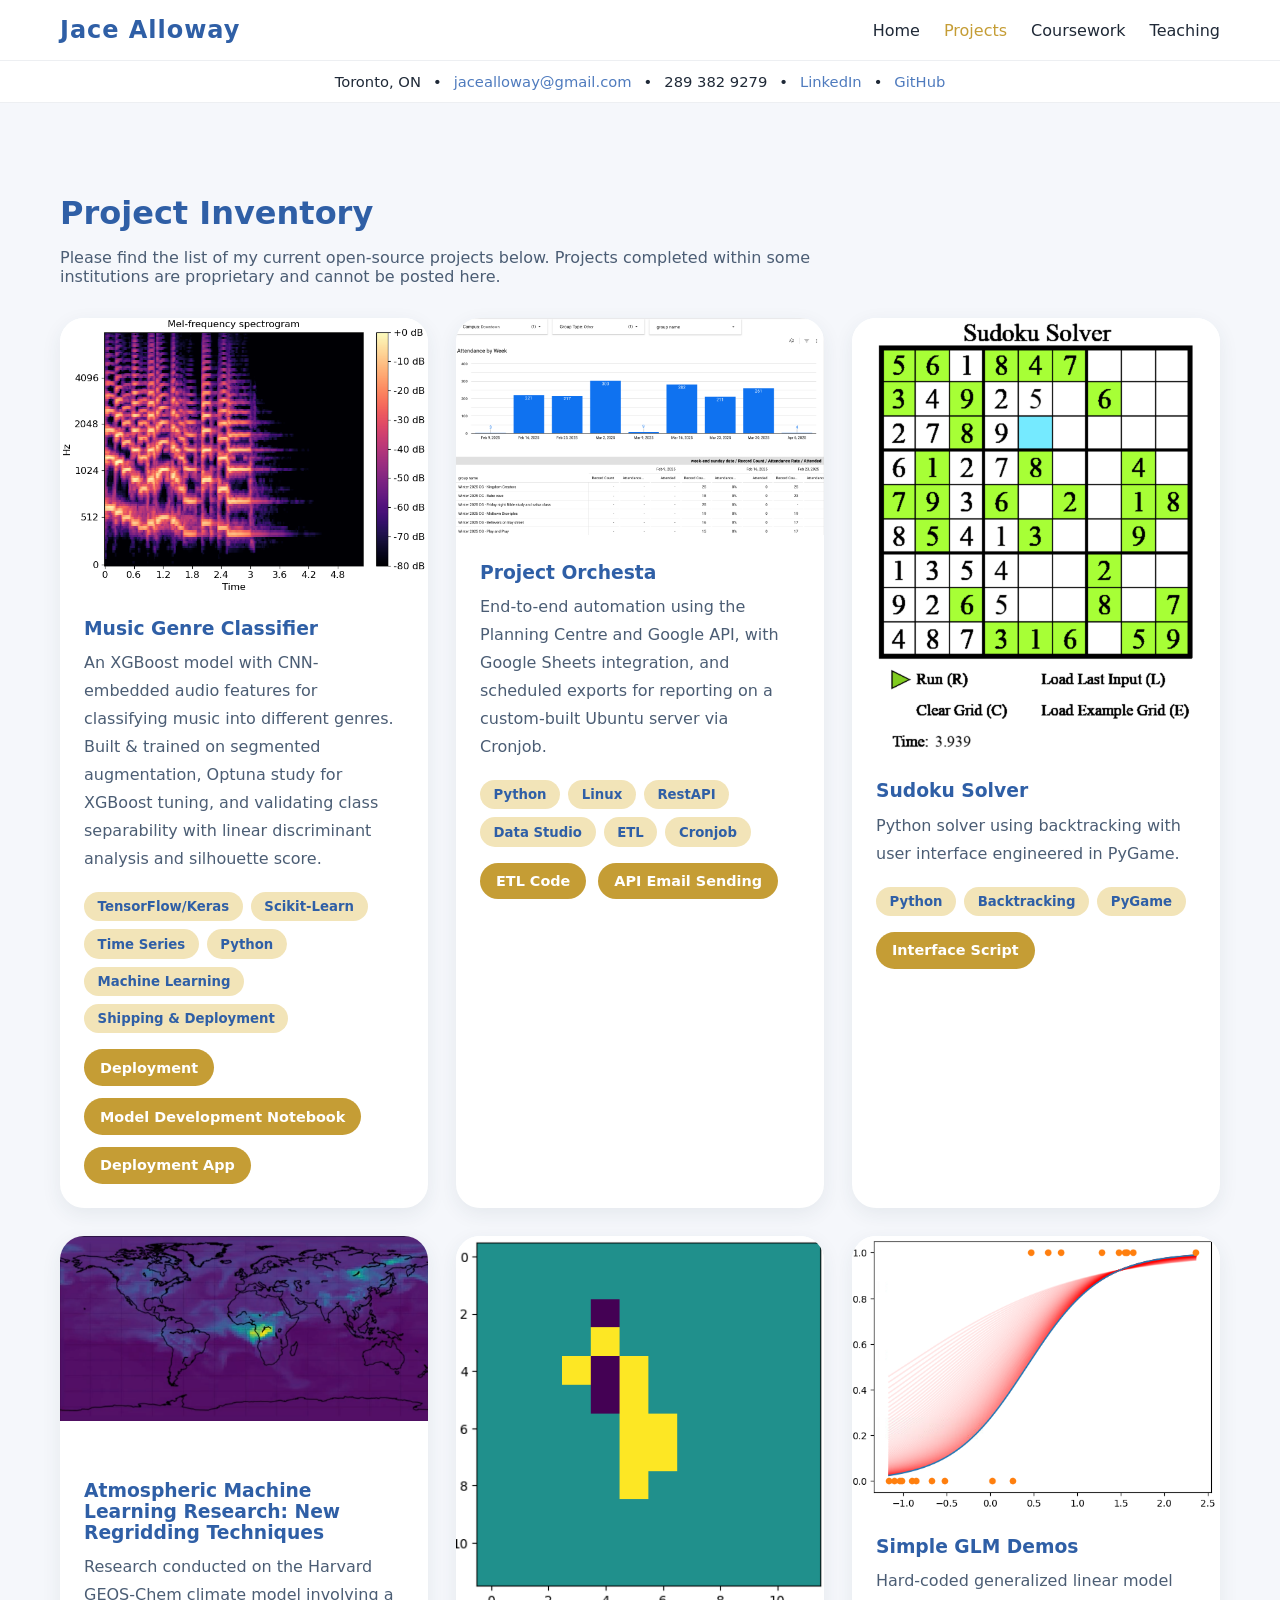
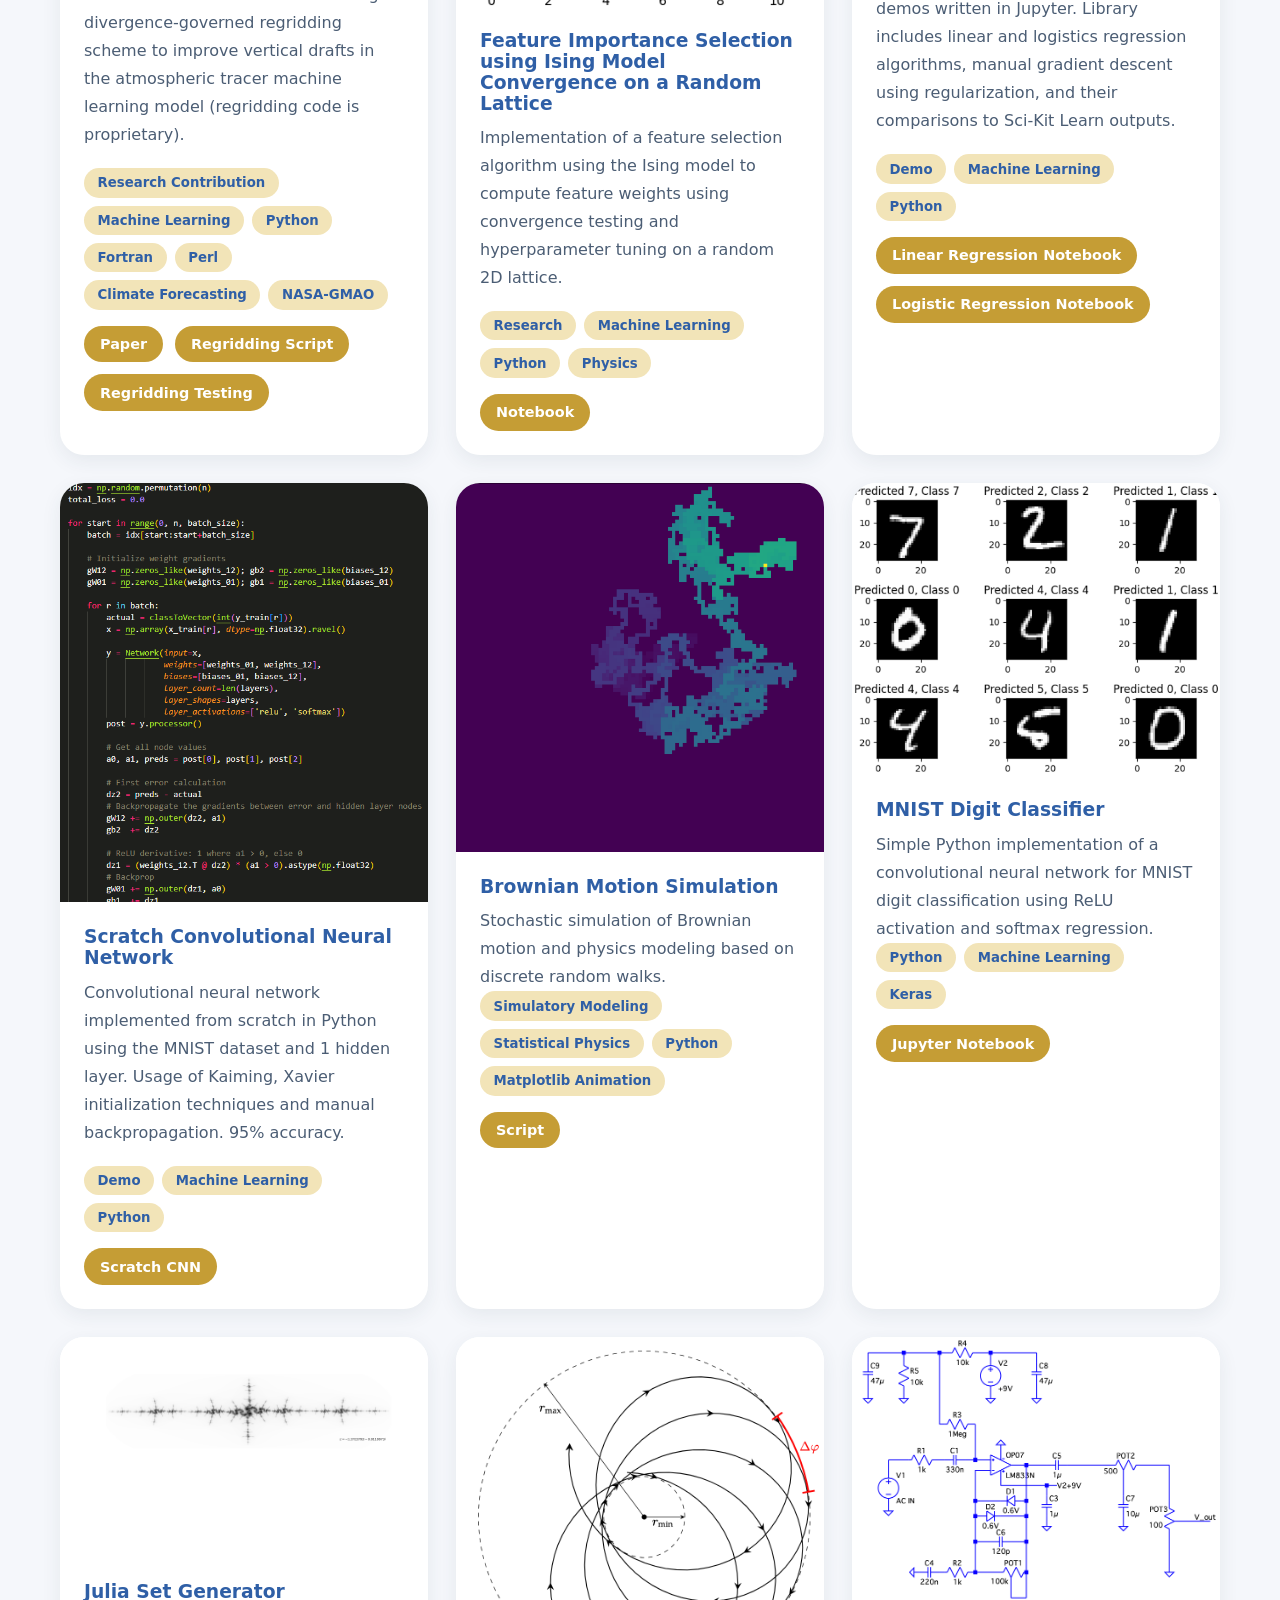
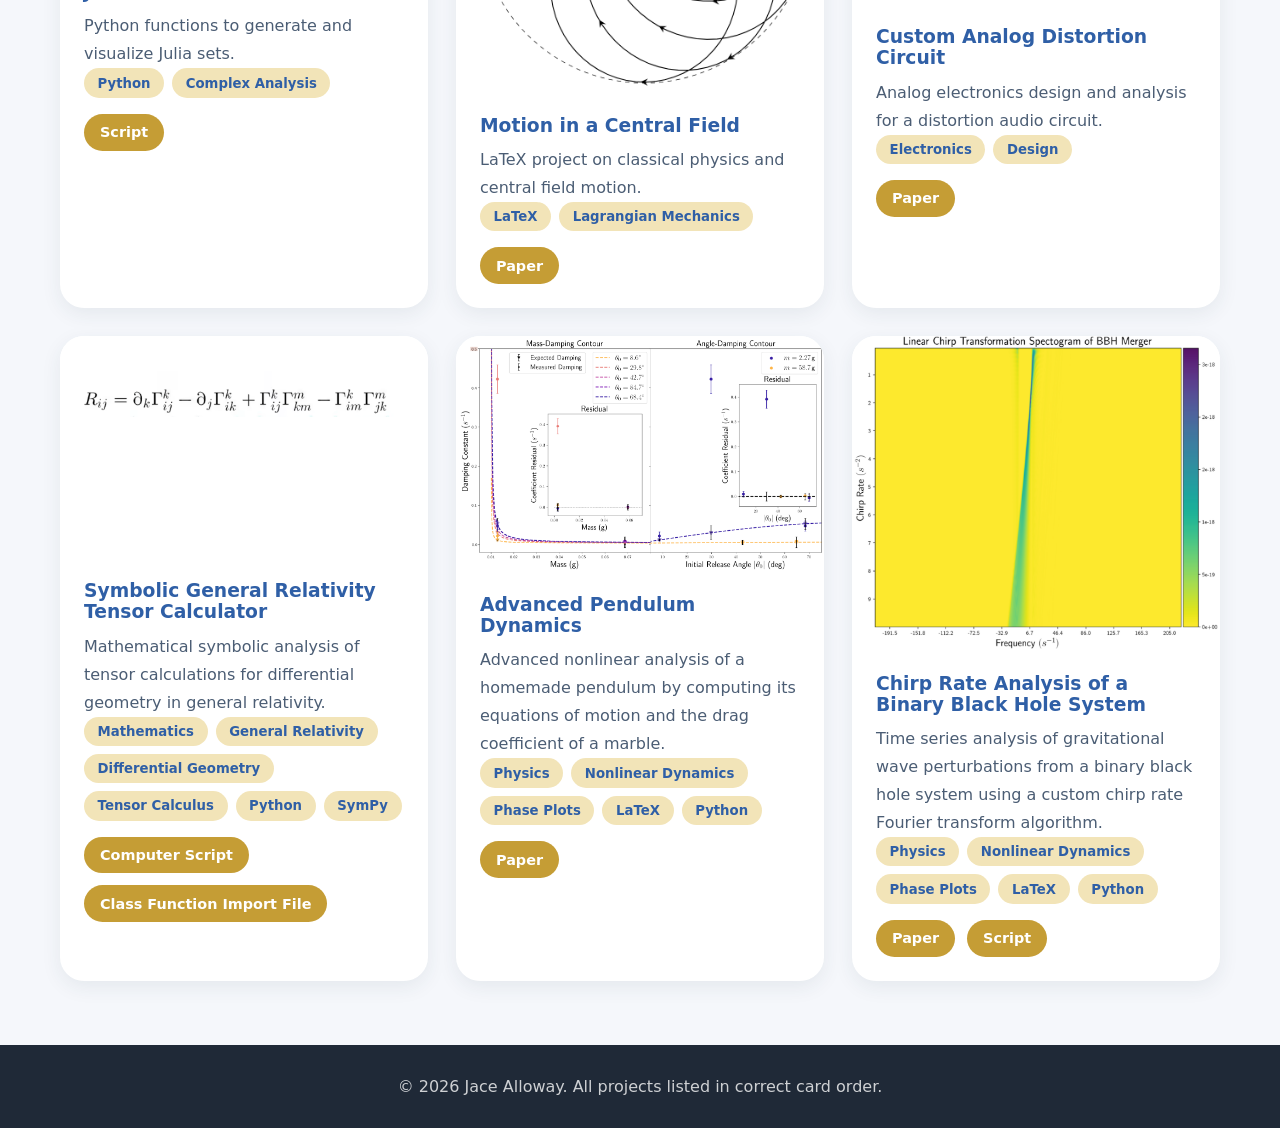
<file: projects.html>
<!DOCTYPE html>
<html lang="en">
<head>
    <meta charset="UTF-8">
    <meta name="viewport" content="width=device-width, initial-scale=1.0">
    <title>Projects | Jace Alloway</title>
    <link rel="stylesheet" href="assets/styles.css">
</head>
<body>
    <header class="navbar">
        <div class="container nav-inner">
            <div class="nav-logo">Jace Alloway</div>
            <nav>
                <ul class="nav-menu">
                    <li><a href="index.html">Home</a></li>
                    <li><a href="projects.html" class="active">Projects</a></li>
                    <li><a href="coursework.html">Coursework</a></li>
                    <li><a href="teaching.html">Teaching</a></li>
                </ul>
            </nav>
        </div>
    </header>

    <div class="contact-bar">
        <div class="container contact-inner">
            <span>Toronto, ON</span>
            <span>•</span>
            <a href="mailto:jacealloway@gmail.com">jacealloway@gmail.com</a>
            <span>•</span>
            <span>289 382 9279</span>
            <span>•</span>
            <a href="https://www.linkedin.com/in/jacealloway/" target="_blank">LinkedIn</a>
            <span>•</span>
            <a href="https://github.com/jacealloway" target="_blank">GitHub</a>
        </div>
    </div>

    <main>
        <section class="section">
            <div class="container">
                <h2 class="section-title">Project Inventory</h2>
                <p class="section-description">Please find the list of my current open-source projects below. Projects completed within some institutions are proprietary and cannot be posted here.</p>
                <div class="card-grid fade-div">
                    <div class="project-card">
                        <div class="project-image"><img src="images/melspec.png" alt="Audio Classifier"></div>
                        <div class="project-content">
                            <h3>Music Genre Classifier</h3>
                            <p>An XGBoost model with CNN-embedded audio features for classifying music into different genres. Built & trained on segmented augmentation, Optuna study for XGBoost tuning, and validating class separability with linear discriminant analysis and silhouette score. </p>
                            <br>
                            <div class="project-tags"><span class="tag">TensorFlow/Keras</span><span class="tag">Scikit-Learn</span><span class="tag">Time Series</span><span class="tag">Python</span><span class="tag">Machine Learning</span><span class="tag">Shipping & Deployment</span></div>
                            <div class="project-links">
                                <a href="https://music-genre-classifier-q7ml.onrender.com" target="_blank">Deployment</a>
                                <a href="projects/audio_classifier.ipynb" target="_blank">Model Development Notebook</a>
                                <a href="projects/app.py" target="_blank">Deployment App</a>
                            </div>
                        </div>
                    </div>
                    <div class="project-card">
                        <div class="project-image"><img src="images/looker.png" alt="Project Orchestra"></div>
                        <div class="project-content">
                            <h3>Project Orchesta</h3>
                            <p>End-to-end automation using the Planning Centre and Google API, with Google Sheets integration, and scheduled exports for reporting on a custom-built Ubuntu server via Cronjob.</p>
                            <br>
                            <div class="project-tags"><span class="tag">Python</span><span class="tag">Linux</span><span class="tag">RestAPI</span><span class="tag">Data Studio</span><span class="tag">ETL</span><span class="tag">Cronjob</span></div>
                            <div class="project-links">
                                <a href="projects/PCO_ETL.py" target="_blank">ETL Code</a>
                                <a href="projects/send_log.py" target="_blank">API Email Sending</a>
                            </div>
                        </div>
                    </div>
                    <div class="project-card">
                        <div class="project-image"><img src="images/sudoku.png" alt="Sudoku Solver"></div>
                        <div class="project-content">
                            <h3>Sudoku Solver</h3>
                            <p>Python solver using backtracking with user interface engineered in PyGame.</p>
                            <br>
                            <div class="project-tags"><span class="tag">Python</span><span class="tag">Backtracking</span><span class="tag">PyGame</span></div>
                            <div class="project-links">
                                <a href="projects/sud-interface.py" target="_blank">Interface Script</a>
                            </div>
                        </div>
                    </div>
                    <div class="project-card">
                        <div class="project-image"><img src="images/carbonevo.png" alt="Atmospheric Research"></div>
                        <div class="project-content">
                            <h3>Atmospheric Machine Learning Research: New Regridding Techniques</h3>
                            <p>Research conducted on the Harvard GEOS-Chem climate model involving a divergence-governed regridding scheme to improve vertical drafts in the atmospheric tracer machine learning model (regridding code is proprietary).</p>
                            <br>
                            <div class="project-tags"><span class="tag">Research Contribution</span><span class="tag">Machine Learning</span><span class="tag">Python</span><span class="tag">Fortran</span><span class="tag">Perl</span><span class="tag">Climate Forecasting</span><span class="tag">NASA-GMAO</span></div>
                            <div class="project-links">
                                <a href="projects/geos_regridding_alloway_2024.pdf" target="_blank">Paper</a>
                                <a href="projects/regrid-analysis-tmp.py" target="_blank">Regridding Script</a>
                                <a href="projects/regridtesting.py" target="_blank">Regridding Testing</a>
                            </div>
                        </div>
                    </div>
                    <div class="project-card">
                        <div class="project-image"><img src="images/ising_model_feature_select.png" alt="Ising Model Feature Selection"></div>
                        <div class="project-content">
                            <h3>Feature Importance Selection using Ising Model Convergence on a Random Lattice</h3>
                            <p>Implementation of a feature selection algorithm using the Ising model to compute feature weights using convergence testing and hyperparameter tuning on a random 2D lattice.</p>
                            <br>
                            <div class="project-tags"><span class="tag">Research</span><span class="tag">Machine Learning</span><span class="tag">Python</span><span class="tag">Physics</span></div>
                            <div class="project-links">
                                <a href="projects/Ising Model on Random Lattice.ipynb" target="_blank">Notebook</a>
                            </div>
                        </div>
                    </div>
                    <div class="project-card">
                        <div class="project-image"><img src="images/log_res_demo.png" alt="Logistic Regression Demo"></div>
                        <div class="project-content">
                            <h3>Simple GLM Demos</h3>
                            <p>Hard-coded generalized linear model demos written in Jupyter. Library includes linear and logistics regression algorithms, manual gradient descent using regularization, and their comparisons to Sci-Kit Learn outputs.</p>
                            <br>
                            <div class="project-tags"><span class="tag">Demo</span><span class="tag">Machine Learning</span><span class="tag">Python</span></div>
                            <div class="project-links">
                                <a href="projects/Linear Regression Demo.ipynb" target="_blank">Linear Regression Notebook</a>
                                <a href="projects/Logistic Regression Demo.ipynb" target="_blank">Logistic Regression Notebook</a>
                            </div>
                        </div>
                    </div>
                    <div class="project-card">
                        <div class="project-image"><img src="images/cnn.png" alt="Scratch CNN"></div>
                        <div class="project-content">
                            <h3>Scratch Convolutional Neural Network</h3>
                            <p>Convolutional neural network implemented from scratch in Python using the MNIST dataset and 1 hidden layer. Usage of Kaiming, Xavier initialization techniques and manual backpropagation. 95% accuracy.</p>
                            <br>
                            <div class="project-tags"><span class="tag">Demo</span><span class="tag">Machine Learning</span><span class="tag">Python</span></div>
                            <div class="project-links">
                                <a href="projects/mnist_classifier_scratch_cnn.ipynb" target="_blank">Scratch CNN</a>
                            </div>
                        </div>
                    </div>
                    <div class="project-card">
                        <div class="project-image"><img src="images/brownian.png" alt="Brownian Motion Simulation"></div>
                        <div class="project-content">
                            <h3>Brownian Motion Simulation</h3>
                            <p>Stochastic simulation of Brownian motion and physics modeling based on discrete random walks.</p>
                            <div class="project-tags"><span class="tag">Simulatory Modeling</span><span class="tag">Statistical Physics</span><span class="tag">Python</span><span class="tag">Matplotlib Animation</span></div>
                            <div class="project-links">
                                <a href="coursework/PHY407/Lab5_Q1.py" target="_blank">Script</a>
                            </div>
                        </div>
                    </div>
                    <div class="project-card">
                        <div class="project-image"><img src="images/mnist_demo.png" alt="MNIST Digit Classifier"></div>
                        <div class="project-content">
                            <h3>MNIST Digit Classifier</h3>
                            <p>Simple Python implementation of a convolutional neural network for MNIST digit classification using ReLU activation and softmax regression.</p>
                            <div class="project-tags"><span class="tag">Python</span><span class="tag">Machine Learning</span><span class="tag">Keras</span></div>
                            <div class="project-links">
                                <a href="projects/mnist_digit_classifier.ipynb" target="_blank">Jupyter Notebook</a>
                            </div>
                        </div>
                    </div>
                    <div class="project-card">
                        <div class="project-image"><img src="images/julia_00.png" alt="Julia set"></div>
                        <div class="project-content">
                            <h3>Julia Set Generator</h3>
                            <p>Python functions to generate and visualize Julia sets.</p>
                            <div class="project-tags"><span class="tag">Python</span><span class="tag">Complex Analysis</span></div>
                            <div class="project-links">
                                <a href="projects/julia.py" target="_blank">Script</a>
                            </div>
                        </div>
                    </div>

                    <div class="project-card">
                        <div class="project-image"><img src="images/central.png" alt="central field"></div>
                        <div class="project-content">
                            <h3>Motion in a Central Field</h3>
                            <p>LaTeX project on classical physics and central field motion.</p>
                            <div class="project-tags"><span class="tag">LaTeX</span><span class="tag">Lagrangian Mechanics</span></div>
                            <div class="project-links">
                                <a href="projects/Motion in a Central Field - Jace Alloway.pdf" target="_blank">Paper</a>
                            </div>
                        </div>
                    </div>
                    <div class="project-card">
                        <div class="project-image"><img src="images/distortion.png" alt="Analog Distortion"></div>
                        <div class="project-content">
                            <h3>Custom Analog Distortion Circuit</h3>
                            <p>Analog electronics design and analysis for a distortion audio circuit.</p>
                            <div class="project-tags"><span class="tag">Electronics</span><span class="tag">Design</span></div>
                            <div class="project-links">
                                <a href="coursework/PHY405/phy405final.pdf" target="_blank">Paper</a>
                            </div>
                        </div>
                    </div>
                    <div class="project-card">
                        <div class="project-image"><img src="images/curvature tensor.png" alt="Curvature Tensor"></div>
                        <div class="project-content">
                            <h3>Symbolic General Relativity Tensor Calculator</h3>
                            <p>Mathematical symbolic analysis of tensor calculations for differential geometry in general relativity.</p>
                            <div class="project-tags"><span class="tag">Mathematics</span><span class="tag">General Relativity</span><span class="tag">Differential Geometry</span><span class="tag">Tensor Calculus</span><span class="tag">Python</span><span class="tag">SymPy</span></div>
                            <div class="project-links">
                                <a href="projects/compute.py" target="_blank">Computer Script</a>
                                <a href="projects/functions.py" target="_blank">Class Function Import File</a>
                            </div>
                        </div>
                    </div>
                    <div class="project-card">
                        <div class="project-image"><img src="images/pendulum.png" alt="Pendulum"></div>
                        <div class="project-content">
                            <h3>Advanced Pendulum Dynamics</h3>
                            <p>Advanced nonlinear analysis of a homemade pendulum by computing its equations of motion and the drag coefficient of a marble.</p>
                            <div class="project-tags"><span class="tag">Physics</span><span class="tag">Nonlinear Dynamics</span><span class="tag">Phase Plots</span><span class="tag">LaTeX</span><span class="tag">Python</span></div>
                            <div class="project-links">
                                <a href="projects/pendulum.pdf" target="_blank">Paper</a>
                            </div>
                        </div>
                    </div>
                    <div class="project-card">
                        <div class="project-image"><img src="images/chirp. spec.png" alt="Chirp"></div>
                        <div class="project-content">
                            <h3>Chirp Rate Analysis of a Binary Black Hole System</h3>
                            <p>Time series analysis of gravitational wave perturbations from a binary black hole system using a custom chirp rate Fourier transform algorithm.</p>
                            <div class="project-tags"><span class="tag">Physics</span><span class="tag">Nonlinear Dynamics</span><span class="tag">Phase Plots</span><span class="tag">LaTeX</span><span class="tag">Python</span></div>
                            <div class="project-links">
                                <a href="projects/Alloway_Jace_PHY408Report.pdf" target="_blank">Paper</a>
                                <a href="projects/phy408reportcode.py" target="_blank">Script</a>
                            </div>
                        </div>
                    </div>
                </div>
            </div>
        </section>
    </main>

    <footer class="footer">
        <div class="container">
            <p>&copy; 2026 Jace Alloway. All projects listed in correct card order.</p>
        </div>
    </footer>

    <script src="assets/mouseclick.js"></script>
</body>
</html>
</file>
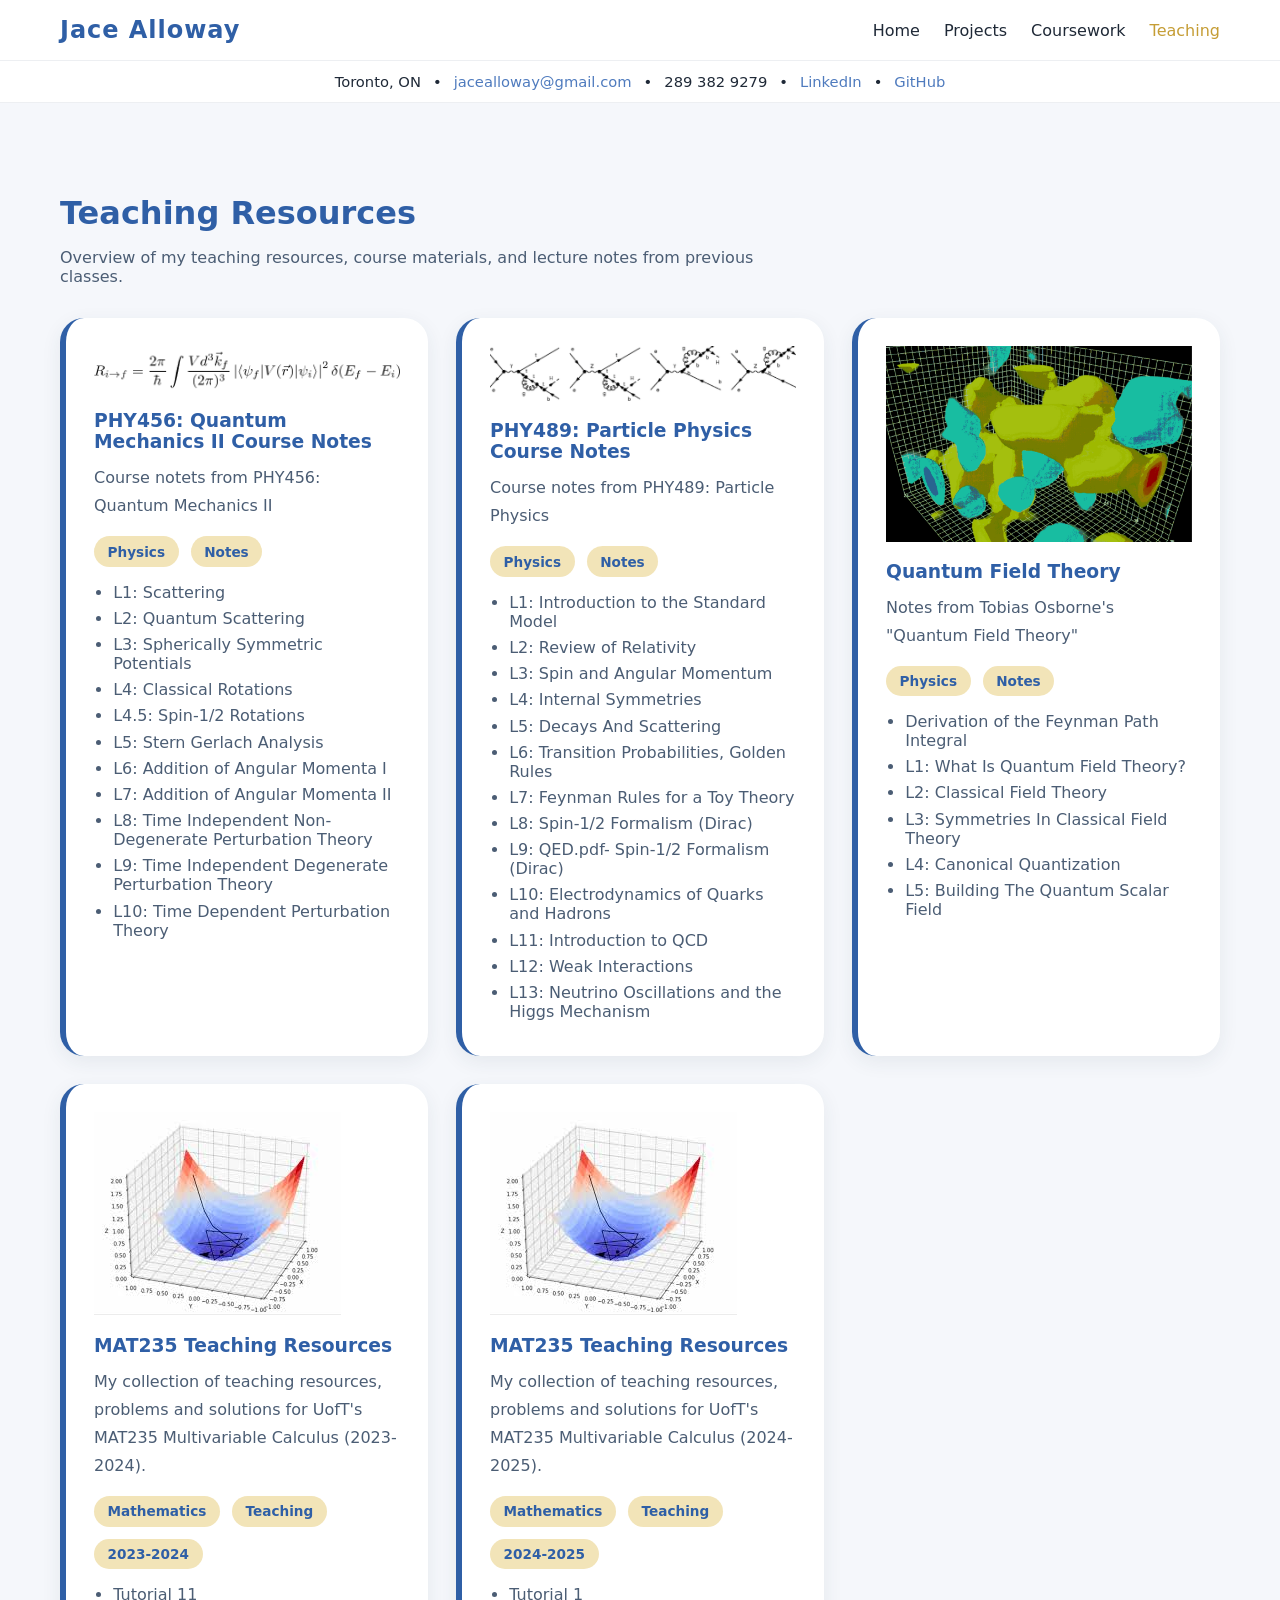
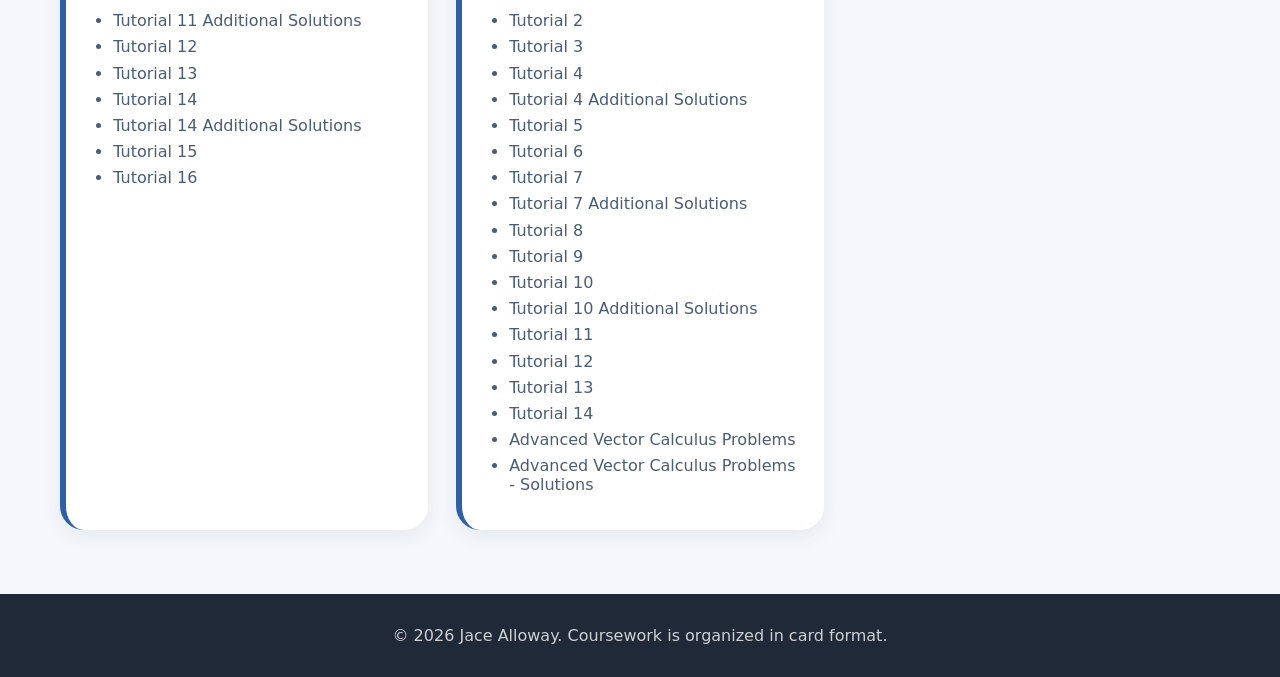
<file: teaching.html>
<!DOCTYPE html>
<html lang="en">
<head>
    <meta charset="UTF-8">
    <meta name="viewport" content="width=device-width, initial-scale=1.0">
    <title>Coursework | Jace Alloway</title>
    <link rel="stylesheet" href="assets/styles.css">
</head>
<body>
    <header class="navbar">
        <div class="container nav-inner">
            <div class="nav-logo">Jace Alloway</div>
            <nav>
                <ul class="nav-menu">
                    <li><a href="index.html">Home</a></li>
                    <li><a href="projects.html">Projects</a></li>
                    <li><a href="coursework.html">Coursework</a></li>
                    <li><a href="teaching.html" class="active">Teaching</a></li>
                </ul>
            </nav>
        </div>
    </header>

    <div class="contact-bar">
        <div class="container contact-inner">
            <span>Toronto, ON</span>
            <span>•</span>
            <a href="mailto:jacealloway@gmail.com">jacealloway@gmail.com</a>
            <span>•</span>
            <span>289 382 9279</span>
            <span>•</span>
            <a href="https://www.linkedin.com/in/jacealloway/" target="_blank">LinkedIn</a>
            <span>•</span>
            <a href="https://github.com/jacealloway" target="_blank">GitHub</a>
        </div>
    </div>

    <main>
        <section class="section">
            <div class="container">
                <h2 class="section-title">Teaching Resources</h2>
                <p class="section-description">Overview of my teaching resources, course materials, and lecture notes from previous classes.</p>
                <div class="card-grid fade-div">
                    <div class="course-card">
                        <div class="project-image"><img src="images/scattering.png" alt="Scattering"></div>
                        <br>
                        <h3>PHY456: Quantum Mechanics II Course Notes</h3>
                        <p>Course notets from PHY456: Quantum Mechanics II</p>
                        <div class="course-meta"><span>Physics</span><span>Notes</span></div>
                        <ul>
                            <li><a href="coursework/PHY456/Lectures/Lecture 1- Scatttering.pdf" target="_blank">L1: Scattering</a></li>
                            <li><a href="coursework/PHY456/Lectures/Lecture 2- Quantum Mechanical Scattering.pdf" target="_blank">L2: Quantum Scattering</a></li>
                            <li><a href="coursework/PHY456/Lectures/Lecture 3- Spherically Symmetric Potentials, Partial Wave Expansion.pdf" target="_blank">L3: Spherically Symmetric Potentials</a></li>
                            <li><a href="coursework/PHY456/Lectures/Lecture 4- Classical Rotations.pdf" target="_blank">L4: Classical Rotations</a></li>
                            <li><a href="coursework/PHY456/Lectures/Lecture 4.5- Spin-1-2 Rotations.pdf" target="_blank">L4.5: Spin-1/2 Rotations</a></li>
                            <li><a href="coursework/PHY456/Lectures/Lecture 5- Stern Gerlach Analysis.pdf" target="_blank">L5: Stern Gerlach Analysis</a></li>
                            <li><a href="coursework/PHY456/Lectures/Lecture 6- Addition of Angular Momenta I.pdf" target="_blank">L6: Addition of Angular Momenta I</a></li>
                            <li><a href="coursework/PHY456/Lectures/Lecture 7- Addition of Angular Momenta II.pdf" target="_blank">L7: Addition of Angular Momenta II</a></li>
                            <li><a href="coursework/PHY456/Lectures/Lecture 8- Time Independent Non-Degenerate Perturbation Theory.pdf" target="_blank">L8: Time Independent Non-Degenerate Perturbation Theory</a></li>
                            <li><a href="coursework/PHY456/Lectures/Lecture 9- Time Independent Degenerate Perturbation Theory.pdf" target="_blank">L9: Time Independent Degenerate Perturbation Theory</a></li>
                            <li><a href="coursework/PHY456/Lectures/Lecture 10- Time Dependent Perturbation Theory.pdf" target="_blank">L10: Time Dependent Perturbation Theory</a></li>
                        </ul>
                    </div>
                    <div class="course-card">
                        <div class="project-image"><img src="images/feynman.png" alt="Feynman Diagram"></div>
                        <br>
                        <h3>PHY489: Particle Physics Course Notes</h3>
                        <p>Course notes from PHY489: Particle Physics</p>
                        <div class="course-meta"><span>Physics</span><span>Notes</span></div>
                        <ul>
                            <li><a href="coursework/PHY489/Lectures/Week 1- Introduction to the Standard Model.pdf" target="_blank">L1: Introduction to the Standard Model</a></li>
                            <li><a href="coursework/PHY489/Lectures/Week 2- Review of Relativity.pdf" target="_blank">L2: Review of Relativity</a></li>
                            <li><a href="coursework/PHY489/Lectures/Week 3- Spin and Angular Momentum.pdf" target="_blank">L3: Spin and Angular Momentum</a></li>
                            <li><a href="coursework/PHY489/Lectures/Week 4- Internal Symmetries.pdf" target="_blank">L4: Internal Symmetries</a></li>
                            <li><a href="coursework/PHY489/Lectures/Week 5- Decays And Scattering.pdf" target="_blank">L5: Decays And Scattering</a></li>
                            <li><a href="coursework/PHY489/Lectures/Week 6- Transition Probabilities, Golden Rules.pdf" target="_blank">L6: Transition Probabilities, Golden Rules</a></li>
                            <li><a href="coursework/PHY489/Lectures/Week 7- Feynman Rules for a Toy Theory.pdf" target="_blank">L7: Feynman Rules for a Toy Theory</a></li>
                            <li><a href="coursework/PHY489/Lectures/Week 8- Spin-1-2 Formalism (Dirac).pdf" target="_blank">L8: Spin-1/2 Formalism (Dirac)</a></li>
                            <li><a href="coursework/PHY489/Lectures/Week 9- QED.pdf" target="_blank">L9: QED.pdf- Spin-1/2 Formalism (Dirac)</a></li>
                            <li><a href="coursework/PHY489/Lectures/Week 10- Electrodynamics of Quarks and Hadrons.pdf" target="_blank">L10: Electrodynamics of Quarks and Hadrons</a></li>
                            <li><a href="coursework/PHY489/Lectures/Week 11- Introduction to QCD.pdf" target="_blank">L11: Introduction to QCD</a></li>
                            <li><a href="coursework/PHY489/Lectures/Week 12- Weak Interactions.pdf" target="_blank">L12: Weak Interactions</a></li>
                            <li><a href="coursework/PHY489/Lectures/Week 13- Neutrino Oscillations and the Higgs Mechanism.pdf" target="_blank">L13: Neutrino Oscillations and the Higgs Mechanism</a></li>
                        </ul>
                    </div>
                    <div class="course-card">
                        <div class="project-image"><img src="images/qft.png" alt="QFT Diagram"></div>
                        <br>
                        <h3>Quantum Field Theory</h3>
                        <p>Notes from Tobias Osborne's "Quantum Field Theory"</p>
                        <div class="course-meta"><span>Physics</span><span>Notes</span></div>
                        <ul>
                            <li><a href="teaching/Quantum Field Theory/Derivation Of The Feynman Path Integral.pdf" target="_blank">Derivation of the Feynman Path Integral</a></li>
                            <li><a href="teaching/Quantum Field Theory/Quantum Field Theory I - Tobias Osborne/Lecture 1 - What Is Quantum Field Theory-.pdf" target="_blank">L1: What Is Quantum Field Theory?</a></li>
                            <li><a href="teaching/Quantum Field Theory/Quantum Field Theory I - Tobias Osborne/Lecture 2 - Classical Field Theory.pdf" target="_blank">L2: Classical Field Theory</a></li>
                            <li><a href="teaching/Quantum Field Theory/Quantum Field Theory I - Tobias Osborne/Lecture 3 - Symmetries In Classical Field Theory.pdf" target="_blank">L3: Symmetries In Classical Field Theory</a></li>
                            <li><a href="teaching/Quantum Field Theory/Quantum Field Theory I - Tobias Osborne/Lecture 4 - Canonical Quantization.pdf" target="_blank">L4: Canonical Quantization</a></li>
                            <li><a href="teaching/Quantum Field Theory/Quantum Field Theory I - Tobias Osborne/Lecture 5 - Building The Quantum Scalar Field.pdf" target="_blank">L5: Building The Quantum Scalar Field</a></li>
                        </ul>
                    </div>
                    <div class="course-card">
                        <div class="project-image"><img src="images/grddescent.jpeg" alt="Gradient Descent"></div>
                        <br>
                        <h3>MAT235 Teaching Resources</h3>
                        <p>My collection of teaching resources, problems and solutions for UofT's MAT235 Multivariable Calculus (2023-2024).</p>
                        <div class="course-meta"><span>Mathematics</span><span>Teaching</span><span>2023-2024</span></div>
                        <ul>
                            <li><a href="teaching/MAT235/23-24/235tutorial11.pdf" target="_blank">Tutorial 11</a></li>
                            <li><a href="teaching/MAT235/23-24/235tutorial11-additionalsols.pdf" target="_blank">Tutorial 11 Additional Solutions</a></li>
                            <li><a href="teaching/MAT235/23-24/235tutorial12.pdf" target="_blank">Tutorial 12</a></li>
                            <li><a href="teaching/MAT235/23-24/235tutorial13.pdf" target="_blank">Tutorial 13</a></li>
                            <li><a href="teaching/MAT235/23-24/235tutorial14.pdf" target="_blank">Tutorial 14</a></li>
                            <li><a href="teaching/MAT235/23-24/235tutorial14-additionalsols.pdf" target="_blank">Tutorial 14 Additional Solutions</a></li>
                            <li><a href="teaching/MAT235/23-24/235tutorial15.pdf" target="_blank">Tutorial 15</a></li>
                            <li><a href="teaching/MAT235/23-24/235tutorial16.pdf" target="_blank">Tutorial 16</a></li>
                        </ul>
                    </div>
                    <div class="course-card">
                        <div class="project-image"><img src="images/grddescent.jpeg" alt="Gradient Descent"></div>
                        <br>
                        <h3>MAT235 Teaching Resources</h3>
                        <p>My collection of teaching resources, problems and solutions for UofT's MAT235 Multivariable Calculus (2024-2025).</p>
                        <div class="course-meta"><span>Mathematics</span><span>Teaching</span><span>2024-2025</span></div>
                        <ul>
                            <li><a href="teaching/MAT235/24-25/mat235-tutorial1.pdf" target="_blank">Tutorial 1</a></li>
                            <li><a href="teaching/MAT235/24-25/mat235-tutorial2.pdf" target="_blank">Tutorial 2</a></li>
                            <li><a href="teaching/MAT235/24-25/mat235-tutorial3.pdf" target="_blank">Tutorial 3</a></li>
                            <li><a href="teaching/MAT235/24-25/mat235-tutorial4.pdf" target="_blank">Tutorial 4</a></li>
                            <li><a href="teaching/MAT235/24-25/mat235-tutorial4-additionalsols.pdf" target="_blank">Tutorial 4 Additional Solutions</a></li>
                            <li><a href="teaching/MAT235/24-25/mat235-tutorial5.pdf" target="_blank">Tutorial 5</a></li>
                            <li><a href="teaching/MAT235/24-25/mat235-tutorial6.pdf" target="_blank">Tutorial 6</a></li>
                            <li><a href="teaching/MAT235/24-25/mat235-tutorial7.pdf" target="_blank">Tutorial 7</a></li>
                            <li><a href="teaching/MAT235/24-25/mat235-tutorial7-additionalsols.pdf" target="_blank">Tutorial 7 Additional Solutions</a></li>
                            <li><a href="teaching/MAT235/24-25/mat235-tutorial8.pdf" target="_blank">Tutorial 8</a></li>
                            <li><a href="teaching/MAT235/24-25/mat235-tutorial9.pdf" target="_blank">Tutorial 9</a></li>
                            <li><a href="teaching/MAT235/24-25/mat235-tutorial10.pdf" target="_blank">Tutorial 10</a></li>
                            <li><a href="teaching/MAT235/24-25/mat235-tutorial10-additionalsols.pdf" target="_blank">Tutorial 10 Additional Solutions</a></li>
                            <li><a href="teaching/MAT235/24-25/mat235-tutorial11.pdf" target="_blank">Tutorial 11</a></li>
                            <li><a href="teaching/MAT235/24-25/mat235-tutorial12.pdf" target="_blank">Tutorial 12</a></li>
                            <li><a href="teaching/MAT235/24-25/mat235-tutorial13.pdf" target="_blank">Tutorial 13</a></li>
                            <li><a href="teaching/MAT235/24-25/mat235-tutorial14.pdf" target="_blank">Tutorial 14</a></li>
                            <li><a href="teaching/MAT235/23-24/235vectorproblems.pdf" target="_blank">Advanced Vector Calculus Problems</a></li>
                            <li><a href="teaching/MAT235/23-24/235vectorproblems-solutions.pdf" target="_blank">Advanced Vector Calculus Problems - Solutions</a></li>
                        </ul>
                    </div>
                </div>    
            </div>
        </section>
    </main>

    <footer class="footer">
        <div class="container">
            <p>&copy; 2026 Jace Alloway. Coursework is organized in card format.</p>
        </div>
    </footer>

    <script src="assets/mouseclick.js"></script>
</body>
</html>
</file>
<file: assets/styles.css>
:root {
    --white: #ffffff;
    --light-grey: #f5f7fb;
    --mid-grey: #dde3ea;
    --dark-grey: #1f2937;
    --text: #243b55;
    --primary-blue: #2f5fa6;
    --secondary-blue: #4f7bbe;
    --gold: #c59d35;
    --gold-light: #f2e4b8;
    --shadow: 0 12px 30px rgba(34, 60, 80, 0.1);
    --shadow-soft: 0 6px 20px rgba(34, 60, 80, 0.08);
}

* {
    box-sizing: border-box;
}

html {
    scroll-behavior: smooth;
}

body {
    margin: 0;
    font-family: Inter, system-ui, -apple-system, BlinkMacSystemFont, "Segoe UI", sans-serif;
    color: var(--text);
    background-color: var(--light-grey);
}

a {
    color: inherit;
    text-decoration: none;
}

img {
    display: block;
    max-width: 100%;
    height: auto;
}

button {
    font: inherit;
}

.container {
    width: min(1160px, calc(100% - 3rem));
    margin: 0 auto;
}

.navbar {
    position: sticky;
    top: 0;
    z-index: 50;
    background-color: rgba(255, 255, 255, 0.96);
    backdrop-filter: blur(14px);
    border-bottom: 1px solid rgba(35, 57, 89, 0.08);
}

.nav-inner {
    display: flex;
    align-items: center;
    justify-content: space-between;
    gap: 1rem;
    padding: 1rem 0;
}

.nav-logo {
    font-size: 1.5rem;
    font-weight: 700;
    letter-spacing: 0.04em;
    color: var(--primary-blue);
}

.nav-menu {
    display: flex;
    gap: 1.5rem;
    list-style: none;
    margin: 0;
    padding: 0;
}

.nav-menu a {
    color: var(--dark-grey);
    font-weight: 500;
    transition: color 0.25s ease;
}

.nav-menu a:hover,
.nav-menu a.active {
    color: var(--gold);
}

.contact-bar {
    background-color: var(--white);
    border-bottom: 1px solid rgba(35, 57, 89, 0.08);
}

.contact-inner {
    display: flex;
    flex-wrap: wrap;
    justify-content: center;
    align-items: center;
    gap: 0.75rem;
    padding: 0.75rem 0;
    color: var(--dark-grey);
    font-size: 0.92rem;
}

.contact-inner a {
    color: var(--secondary-blue);
}

.section {
    padding: 4rem 0;
}

.section--spaReduced {
    padding: 2rem 0;
}

.hero {
    padding-top: 3rem;
}

.hero-grid {
    display: grid;
    grid-template-columns: minmax(300px, 420px) 1fr;
    gap: 2.5rem;
    align-items: center;
}

.hero-card {
    background: var(--white);
    border-radius: 28px;
    box-shadow: var(--shadow);
    overflow: hidden;
}

.hero-image {
    width: 100%;
    height: 100%;
    min-height: 420px;
    object-fit: cover;
}

.hero-copy {
    padding: 2.5rem;
}

.hero-copy h1 {
    font-size: clamp(2.5rem, 3.6vw, 4rem);
    line-height: 1.02;
    margin-bottom: 1rem;
}

.hero-copy p {
    max-width: 760px;
    line-height: 1.8;
    font-size: 1.05rem;
    margin-bottom: 1.5rem;
}

.hero-actions {
    display: flex;
    flex-wrap: wrap;
    gap: 1rem;
}

.button-primary,
.button-secondary {
    display: inline-flex;
    align-items: center;
    justify-content: center;
    border-radius: 999px;
    padding: 0.95rem 1.75rem;
    font-weight: 600;
    transition: transform 0.2s ease, background-color 0.2s ease, color 0.2s ease;
}

.button-primary {
    background-color: var(--primary-blue);
    color: var(--white);
}

.button-primary:hover {
    transform: translateY(-2px);
    background-color: #254880;
}

.button-secondary {
    border: 1px solid var(--primary-blue);
    color: var(--primary-blue);
    background-color: transparent;
}

.button-secondary:hover {
    transform: translateY(-2px);
    background-color: rgba(47, 95, 166, 0.1);
}

.section-title {
    font-size: clamp(2rem, 2.4vw, 2.5rem);
    margin-bottom: 0.75rem;
    color: var(--primary-blue);
}

.section-description {
    max-width: 760px;
    font-size: 1rem;
    color: #4b5d74;
    margin-bottom: 2rem;
}

.card-grid {
    display: grid;
    grid-template-columns: repeat(auto-fit, minmax(280px, 1fr));
    gap: 1.75rem;
}

.feature-card,
.project-card,
.course-card {
    background: var(--white);
    border-radius: 24px;
    box-shadow: var(--shadow-soft);
    transition: transform 0.25s ease, box-shadow 0.25s ease;
    overflow: hidden;
}

.feature-card:hover,
.project-card:hover,
.course-card:hover {
    transform: translateY(-4px);
    box-shadow: var(--shadow);
}

.feature-card {
    padding: 1.75rem;
}

.feature-card h3,
.project-card h3,
.course-card h3 {
    margin-top: 0;
    margin-bottom: 0.75rem;
    color: var(--primary-blue);
}

.feature-card p,
.project-card p,
.course-card p {
    color: #4b5d74;
    line-height: 1.75;
    margin: 0;
}

.project-card {
    display: grid;
    grid-template-rows: auto 1fr;
}

.project-card .project-image {
    min-height: 220px;
}

.project-card .project-content {
    padding: 1.5rem;
}

.project-card h3 {
    margin-bottom: 0.65rem;
}

.project-tags {
    display: flex;
    gap: 0.5rem;
    flex-wrap: wrap;
}

.tag {
    display: inline-flex;
    align-items: center;
    justify-content: center;
    background-color: var(--gold-light);
    color: var(--primary-blue);
    border-radius: 999px;
    padding: 0.45rem 0.85rem;
    font-size: 0.83rem;
    font-weight: 600;
}

.project-links {
    display: flex;
    flex-wrap: wrap;
    gap: 0.75rem;
    margin-top: 1rem;
}

.project-links a {
    display: inline-flex;
    align-items: center;
    justify-content: center;
    background: var(--gold);
    color: var(--white);
    border-radius: 999px;
    padding: 0.65rem 1rem;
    font-size: 0.9rem;
    font-weight: 700;
    transition: background-color 0.2s ease;
}

.project-links a:hover {
    background-color: #a17a2c;
}

.note-box {
    background: linear-gradient(135deg, rgba(242, 228, 184, 0.8), var(--white));
    border-left: 4px solid var(--gold);
    padding: 1.5rem;
    border-radius: 18px;
    margin-top: 2rem;
}

.note-box p {
    margin: 0;
    color: var(--dark-grey);
}

.course-card {
    padding: 1.75rem;
    border-left: 6px solid var(--primary-blue);
}

.course-card .course-meta {
    margin: 1rem 0;
    display: flex;
    gap: 0.75rem;
    flex-wrap: wrap;
}

.course-card .course-meta span {
    background: var(--gold-light);
    color: var(--primary-blue);
    border-radius: 999px;
    padding: 0.45rem 0.85rem;
    font-weight: 600;
    font-size: 0.85rem;
}

.course-card ul {
    padding-left: 1.2rem;
    margin: 1rem 0 0;
    color: #4b5d74;
}

.course-card li {
    margin-bottom: 0.45rem;
}

.footer {
    background-color: var(--dark-grey);
    color: var(--white);
    padding: 2rem 0;
    text-align: center;
}

.footer p {
    margin: 0;
    color: rgba(255, 255, 255, 0.78);
}

.fade-div {
    opacity: 0;
    transform: translateY(18px);
    animation: fadeInUp 0.8s ease forwards;
}

.fade-div:nth-child(1) {
    animation-delay: 0.05s;
}

.fade-div:nth-child(2) {
    animation-delay: 0.1s;
}

.fade-div:nth-child(3) {
    animation-delay: 0.15s;
}

@keyframes fadeInUp {
    to {
        opacity: 1;
        transform: translateY(0);
    }
}

@media (max-width: 980px) {
    .hero-grid {
        grid-template-columns: 1fr;
    }

    .nav-menu {
        gap: 1rem;
        flex-wrap: wrap;
        justify-content: center;
    }
}

@media (max-width: 720px) {
    .container {
        width: min(100%, calc(100% - 1.5rem));
    }

    .hero-copy,
    .hero-card,
    .project-card,
    .course-card,
    .feature-card {
        border-radius: 20px;
    }

    .hero-copy h1 {
        font-size: 2.4rem;
    }

    .hero-actions {
        flex-direction: column;
        align-items: stretch;
    }
}

@media (prefers-reduced-motion: reduce) {
    *, *::before, *::after {
        animation: none !important;
        transition: none !important;
    }
}
</file>
